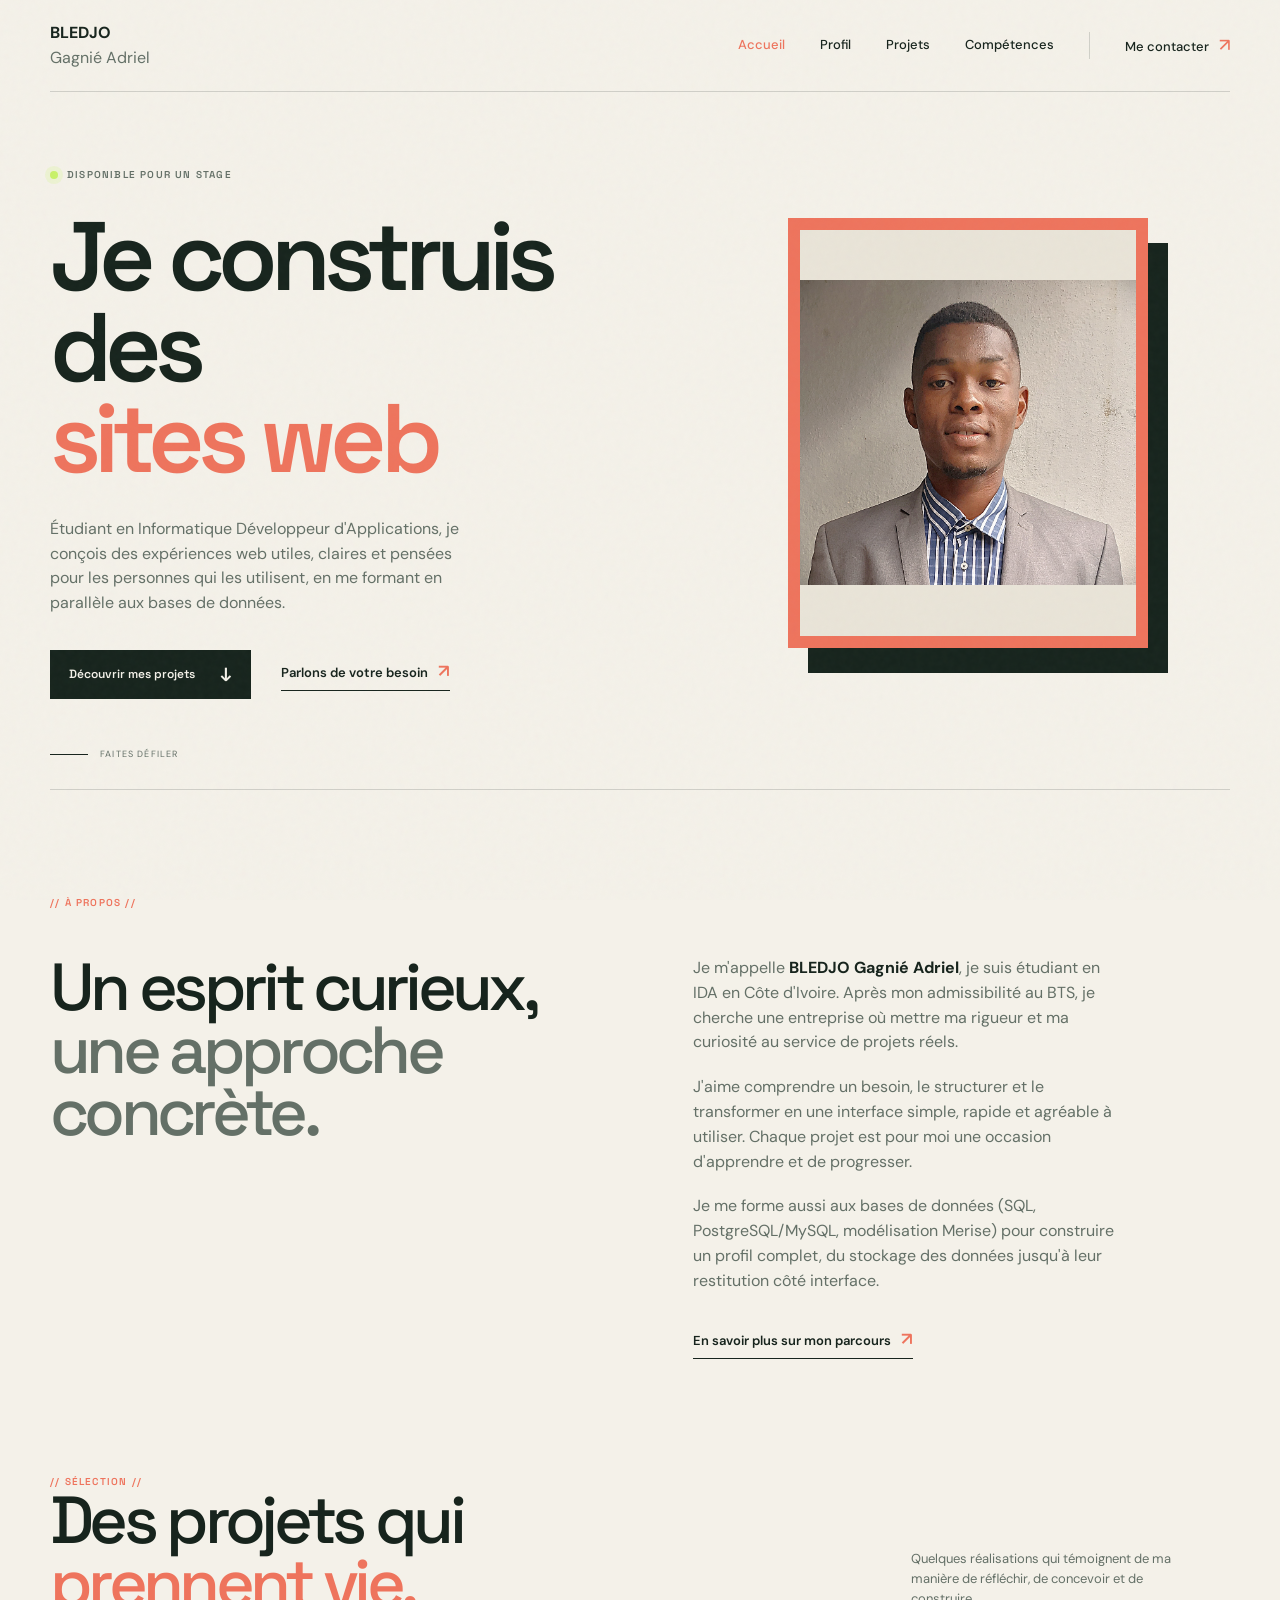
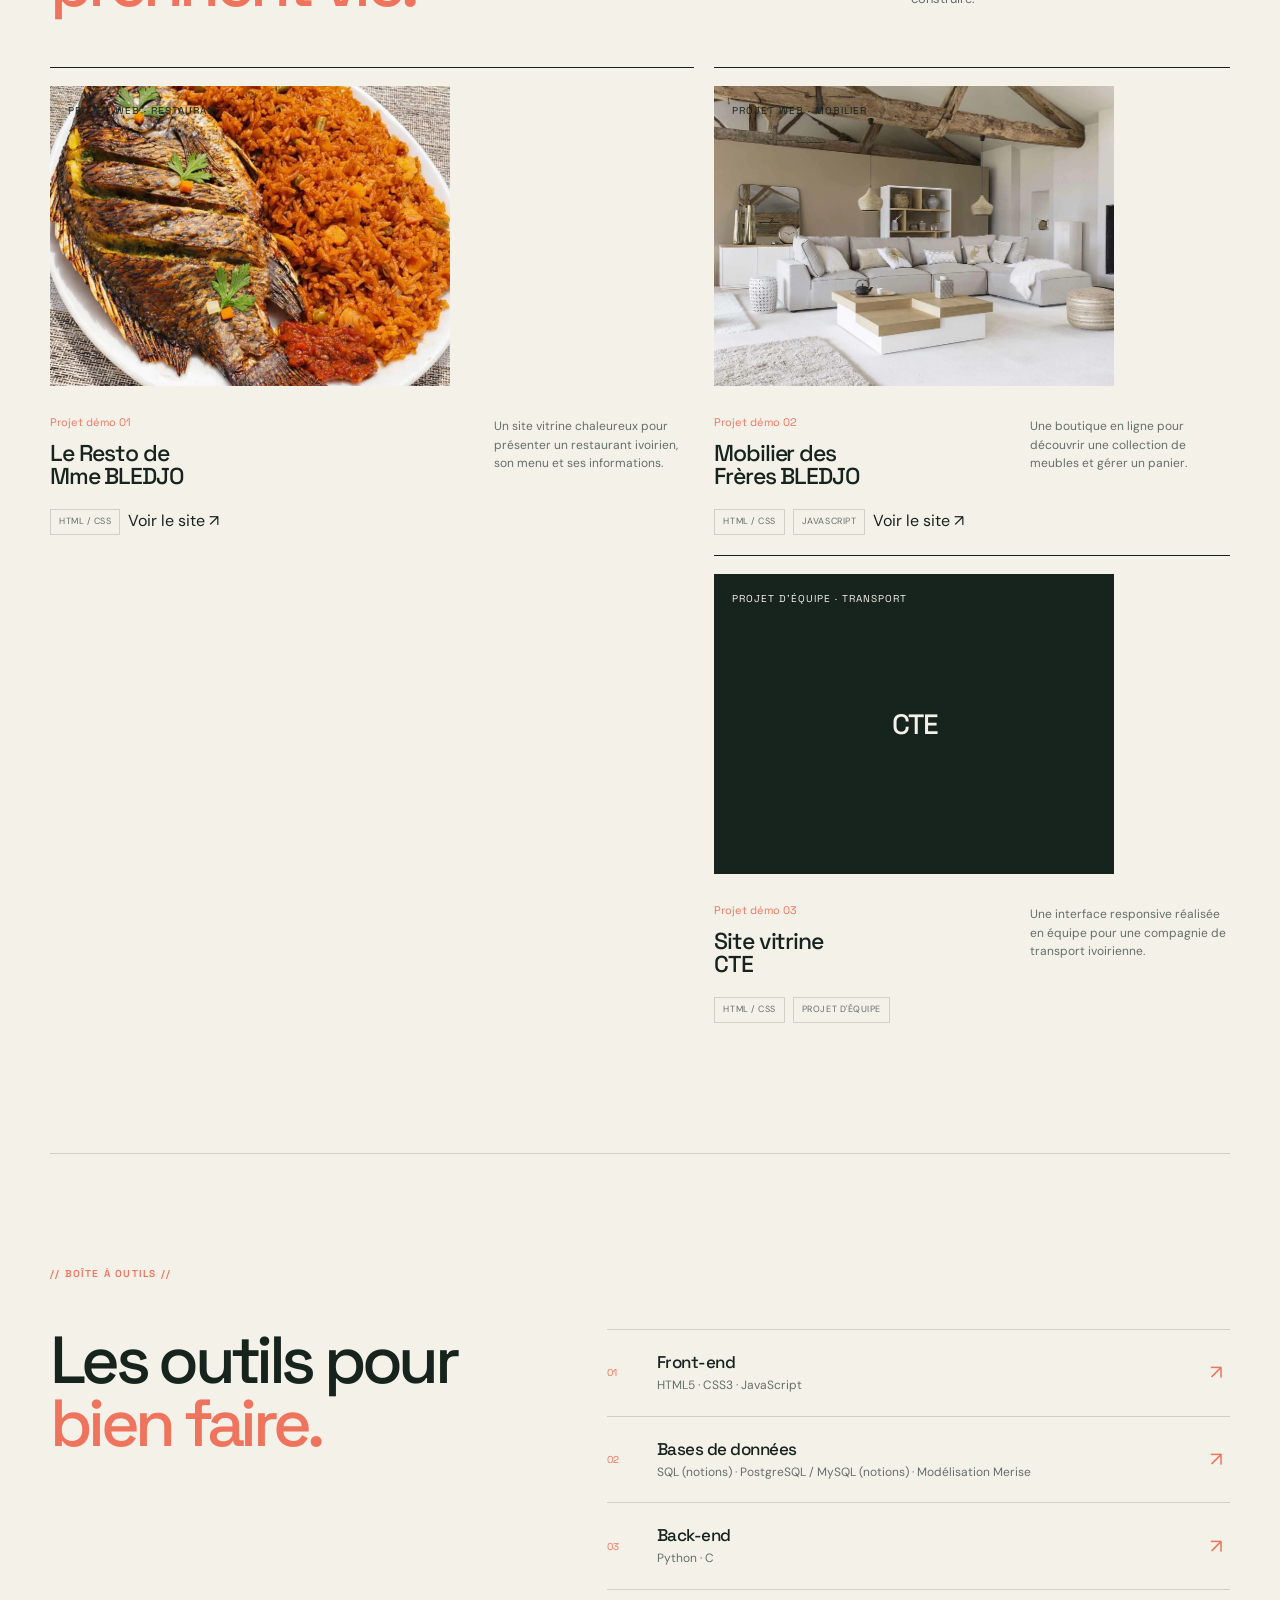
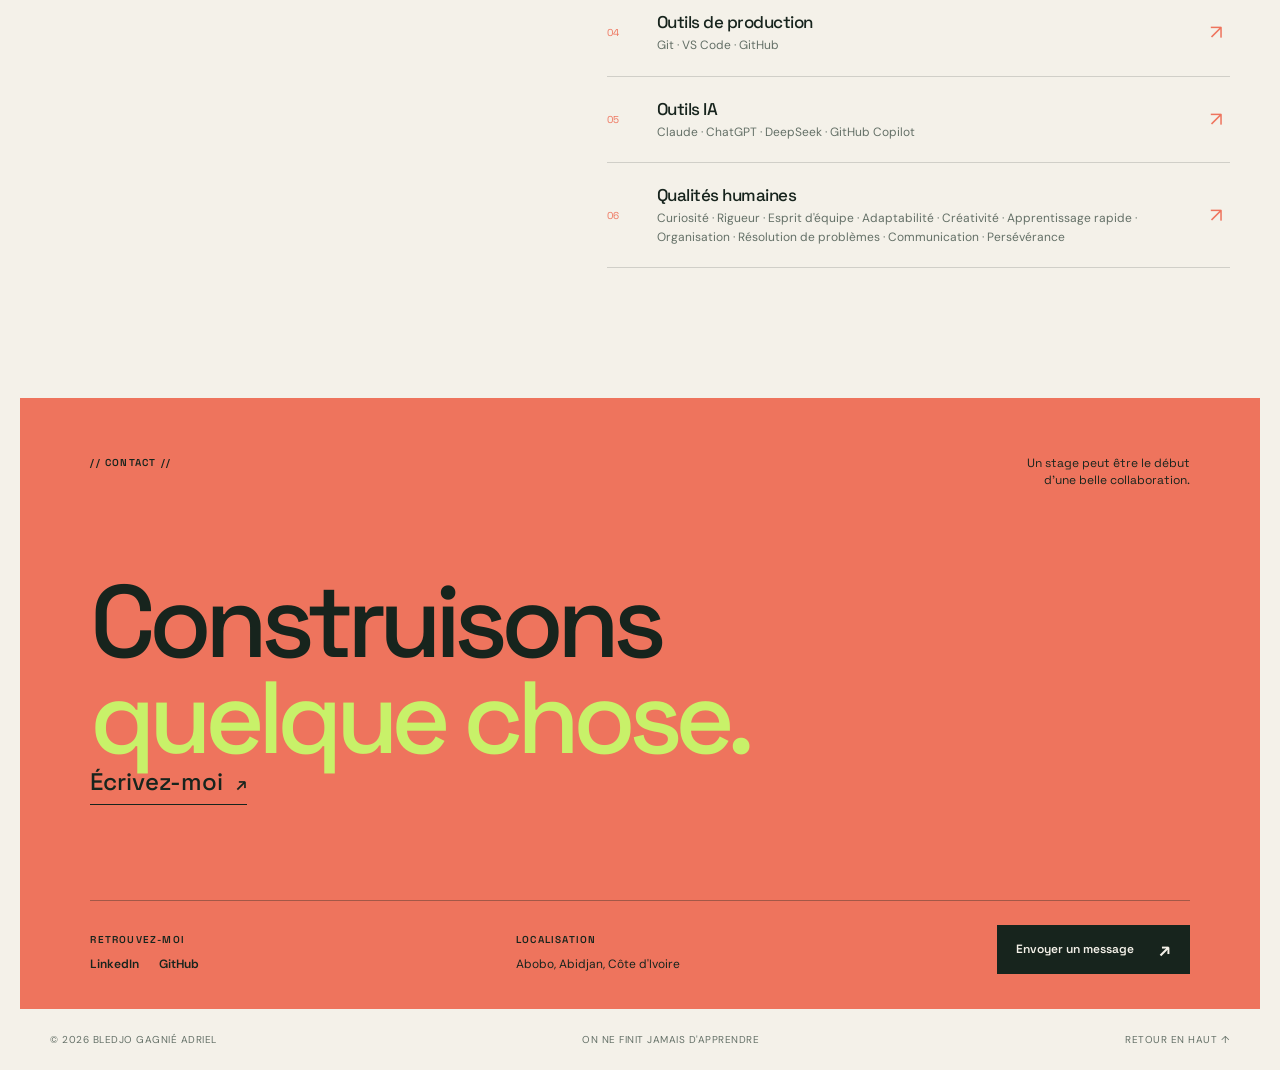
<file: index.html>
<!doctype html>
<html lang="fr">

<head>
    <meta charset="UTF-8">
    <meta name="viewport" content="width=device-width, initial-scale=1.0">
    <meta name="description"
        content="Portfolio de BLEDJO Gagnié Adriel, étudiant en Informatique Développeur d'Applications et admissible au BTS en Côte d'Ivoire.">
    <title>BLEDJO Gagnié Adriel — Développeur web Front-End & Bases de données</title>
    <link rel="preconnect" href="https://fonts.googleapis.com">
    <link rel="preconnect" href="https://fonts.gstatic.com" crossorigin>
    <link
        href="https://fonts.googleapis.com/css2?family=DM+Sans:wght@400;500;700&family=Space+Grotesk:wght@400;500;600;700&display=swap"
        rel="stylesheet">
    <link rel="stylesheet" href="styles.css">
</head>

<body>
    <div class="noise" aria-hidden="true"></div>
    <!-- En-tete et navigation principale -->
    <header class="site-header" id="top">
        <a class="brand" href="index.html" aria-label="Retour à l'accueil">
            <span class="brand-text"><strong>BLEDJO</strong>
                <br>Gagnié Adriel</span>
        </a>
        <input class="menu-check" type="checkbox" id="menu-check">
        <label class="menu-toggle" for="menu-check" aria-label="Ouvrir le menu"><span></span><span></span></label>
        <nav class="nav-links" aria-label="Navigation principale">
            <a class="is-current" href="index.html">Accueil</a>
            <a href="profil.html">Profil</a>
            <a href="projets.html">Projets</a>
            <a href="competences.html">Compétences</a>
            <a class="nav-contact" href="contact.html">Me contacter <span>↗</span></a>
        </nav>
    </header>

    <main>
        <!-- Presentation principale et photo de profil -->
        <section class="hero section-shell" id="accueil">
            <div class="hero-copy">
                <p class="eyebrow"><span class="status-dot"></span> Disponible pour un stage</p>
                <h1>Je construis des<br><em>sites web</em></h1>
                <p class="hero-intro">Étudiant en Informatique Développeur d'Applications, je conçois des expériences
                    web utiles, claires et pensées pour les personnes qui les utilisent, en me formant en parallèle aux
                    bases de données.</p>
                <div class="hero-actions">
                    <a class="button button-primary" href="projets.html">Découvrir mes projets <span>↓</span></a>
                    <a class="text-link" href="contact.html">Parlons de votre besoin <span>↗</span></a>
                </div>
            </div>
            <div class="hero-visual">
                <img class="profile-photo" src="photo-profil/profil.jpg" alt="Portrait de BLEDJO Gagnié Adriel">
            </div>
            <div class="scroll-cue"><span></span> Faites défiler</div>
        </section>

        <!-- Resume du profil -->
        <section class="intro-band section-shell" id="profil">
            <div class="section-kicker">// À propos //</div>
            <div class="intro-content">
                <h2>Un esprit curieux,<br><span>une approche concrète.</span></h2>
                <div class="intro-text">
                    <p>Je m'appelle <strong>BLEDJO Gagnié Adriel</strong>, je suis étudiant en IDA en Côte d'Ivoire.
                        Après mon admissibilité au BTS, je cherche une entreprise où mettre ma rigueur et ma curiosité
                        au service de projets réels.</p>
                    <p>J'aime comprendre un besoin, le structurer et le transformer en une interface simple, rapide et
                        agréable à utiliser. Chaque projet est pour moi une occasion d'apprendre et de progresser.</p>
                    <p>Je me forme aussi aux bases de données (SQL, PostgreSQL/MySQL, modélisation Merise) pour
                        construire un profil complet, du stockage des données jusqu'à leur restitution côté
                        interface.</p>
                    <a class="arrow-link" href="profil.html">En savoir plus sur mon parcours <span>↗</span></a>
                </div>
            </div>
        </section>

        <!-- Projets mis en avant -->
        <section class="projects section-shell" id="projets">
            <div class="section-heading">
                <div>
                    <div class="section-kicker">// Sélection //</div>
                    <h2>Des projets qui<br><em>prennent vie.</em></h2>
                </div>
                <p>Quelques réalisations qui témoignent de ma manière de réfléchir, de concevoir et de construire.</p>
            </div>
            <div class="project-grid">
                <article class="project-card project-card-main">
                    <div class="project-image project-photo"><span class="image-tag">Projet web · Restaurant</span><img
                            src="projets/demo-resto/images-demo-resto/Poisson braisé & riz gras.jpeg"
                            alt="Poisson braisé et riz gras du site Le Resto de Mme BLEDJO"></div>
                    <div class="project-info">
                        <div><span class="project-number">Projet démo 01</span>
                            <h3>Le Resto de<br>Mme BLEDJO</h3>
                        </div>
                        <p>Un site vitrine chaleureux pour présenter un restaurant ivoirien, son menu et ses
                            informations.</p>
                    </div>
                    <div class="project-tags"><span>HTML / CSS</span><a href="projets/demo-resto/index.html"
                            target="_blank" rel="noopener">Voir le site
                            ↗</a></div>
                </article>
                <article class="project-card">
                    <div class="project-image project-photo"><span class="image-tag">Projet web · Mobilier</span><img
                            src="projets/demo-meubles/images-demo-meubles/Salon de maison.webp"
                            alt="Mobilier présenté sur le site Mobilier des Frères BLEDJO"></div>
                    <div class="project-info">
                        <div><span class="project-number">Projet démo 02</span>
                            <h3>Mobilier des<br>Frères BLEDJO</h3>
                        </div>
                        <p>Une boutique en ligne pour découvrir une collection de meubles et gérer un panier.</p>
                    </div>
                    <div class="project-tags"><span>HTML / CSS</span><span>JavaScript</span><a
                            href="projets/demo-meubles/index.html" target="_blank" rel="noopener">Voir le site ↗</a>
                    </div>
                </article>
                <article class="project-card">
                    <div class="project-image" style="background:var(--ink);display:flex;align-items:center;justify-content:center;">
                        <span class="image-tag" style="color:var(--paper);">Projet d'équipe · Transport</span>
                        <span style="color:var(--paper);font:500 28px var(--display);letter-spacing:-.05em;">CTE</span>
                    </div>
                    <div class="project-info">
                        <div><span class="project-number">Projet démo 03</span>
                            <h3>Site vitrine<br>CTE</h3>
                        </div>
                        <p>Une interface responsive réalisée en équipe pour une compagnie de transport ivoirienne.</p>
                    </div>
                    <div class="project-tags"><span>HTML / CSS</span><span>Projet d'équipe</span></div>
                </article>
            </div>
        </section>

        <!-- Competences techniques et qualites -->
        <section class="skills section-shell" id="competences">
            <div class="section-kicker">// Boîte à outils //</div>
            <div class="skills-layout">
                <h2>Les outils pour<br><em>bien faire.</em></h2>
                <div class="skills-list">
                    <div class="skill-row"><span class="skill-index">01</span>
                        <div>
                            <h3>Front-end</h3>
                            <p>HTML5 · CSS3 · JavaScript</p>
                        </div><span class="skill-arrow">↗</span>
                    </div>
                    <div class="skill-row"><span class="skill-index">02</span>
                        <div>
                            <h3>Bases de données</h3>
                            <p>SQL (notions) · PostgreSQL / MySQL (notions) · Modélisation Merise</p>
                        </div><span class="skill-arrow">↗</span>
                    </div>
                    <div class="skill-row"><span class="skill-index">03</span>
                        <div>
                            <h3>Back-end</h3>
                            <p>Python · C</p>
                        </div><span class="skill-arrow">↗</span>
                    </div>
                    <div class="skill-row"><span class="skill-index">04</span>
                        <div>
                            <h3>Outils de production</h3>
                            <p>Git · VS Code · GitHub</p>
                        </div><span class="skill-arrow">↗</span>
                    </div>
                    <div class="skill-row"><span class="skill-index">05</span>
                        <div>
                            <h3>Outils IA</h3>
                            <p>Claude · ChatGPT · DeepSeek · GitHub Copilot</p>
                        </div><span class="skill-arrow">↗</span>
                    </div>
                    <div class="skill-row"><span class="skill-index">06</span>
                        <div>
                            <h3>Qualités humaines</h3>
                            <p>Curiosité · Rigueur · Esprit d'équipe · Adaptabilité · Créativité · Apprentissage rapide
                                · Organisation · Résolution de problèmes · Communication · Persévérance</p>
                        </div><span class="skill-arrow">↗</span>
                    </div>
                </div>
            </div>
        </section>

        <!-- Appel à la prise de contact -->
        <section class="contact section-shell" id="contact">
            <div class="contact-top">
                <div class="section-kicker">// Contact //</div><span class="contact-note">Un stage peut être le
                    début<br>d'une belle collaboration.</span>
            </div>
            <div class="contact-main">
                <h2>Construisons<br><em>quelque chose.</em></h2><a class="email-link" href="contact.html">Écrivez-moi
                    <span>↗</span></a>
            </div>
            <div class="contact-bottom">
                <div><span class="mini-label">Retrouvez-moi</span>
                    <div class="socials"><a href="https://www.linkedin.com/in/adrielbledjo" target="_blank"
                            rel="noopener noreferrer">LinkedIn</a><a href="https://github.com/AdrielBLEDJO-cmyk"
                            target="_blank" rel="noopener noreferrer">GitHub</a></div>
                </div>
                <div><span class="mini-label">Localisation</span>
                    <p>Abobo, Abidjan, Côte d'Ivoire</p>
                </div><a class="button button-light" href="mailto:bledjog@gmail.com">Envoyer un message
                    <span>↗</span></a>
            </div>
        </section>
    </main>

    <footer class="site-footer section-shell"><span>© 2026 BLEDJO Gagnié Adriel</span><span>On ne finit jamais
            d'apprendre</span><a href="#top">Retour en haut ↑</a></footer>
</body>

</html>
</file>
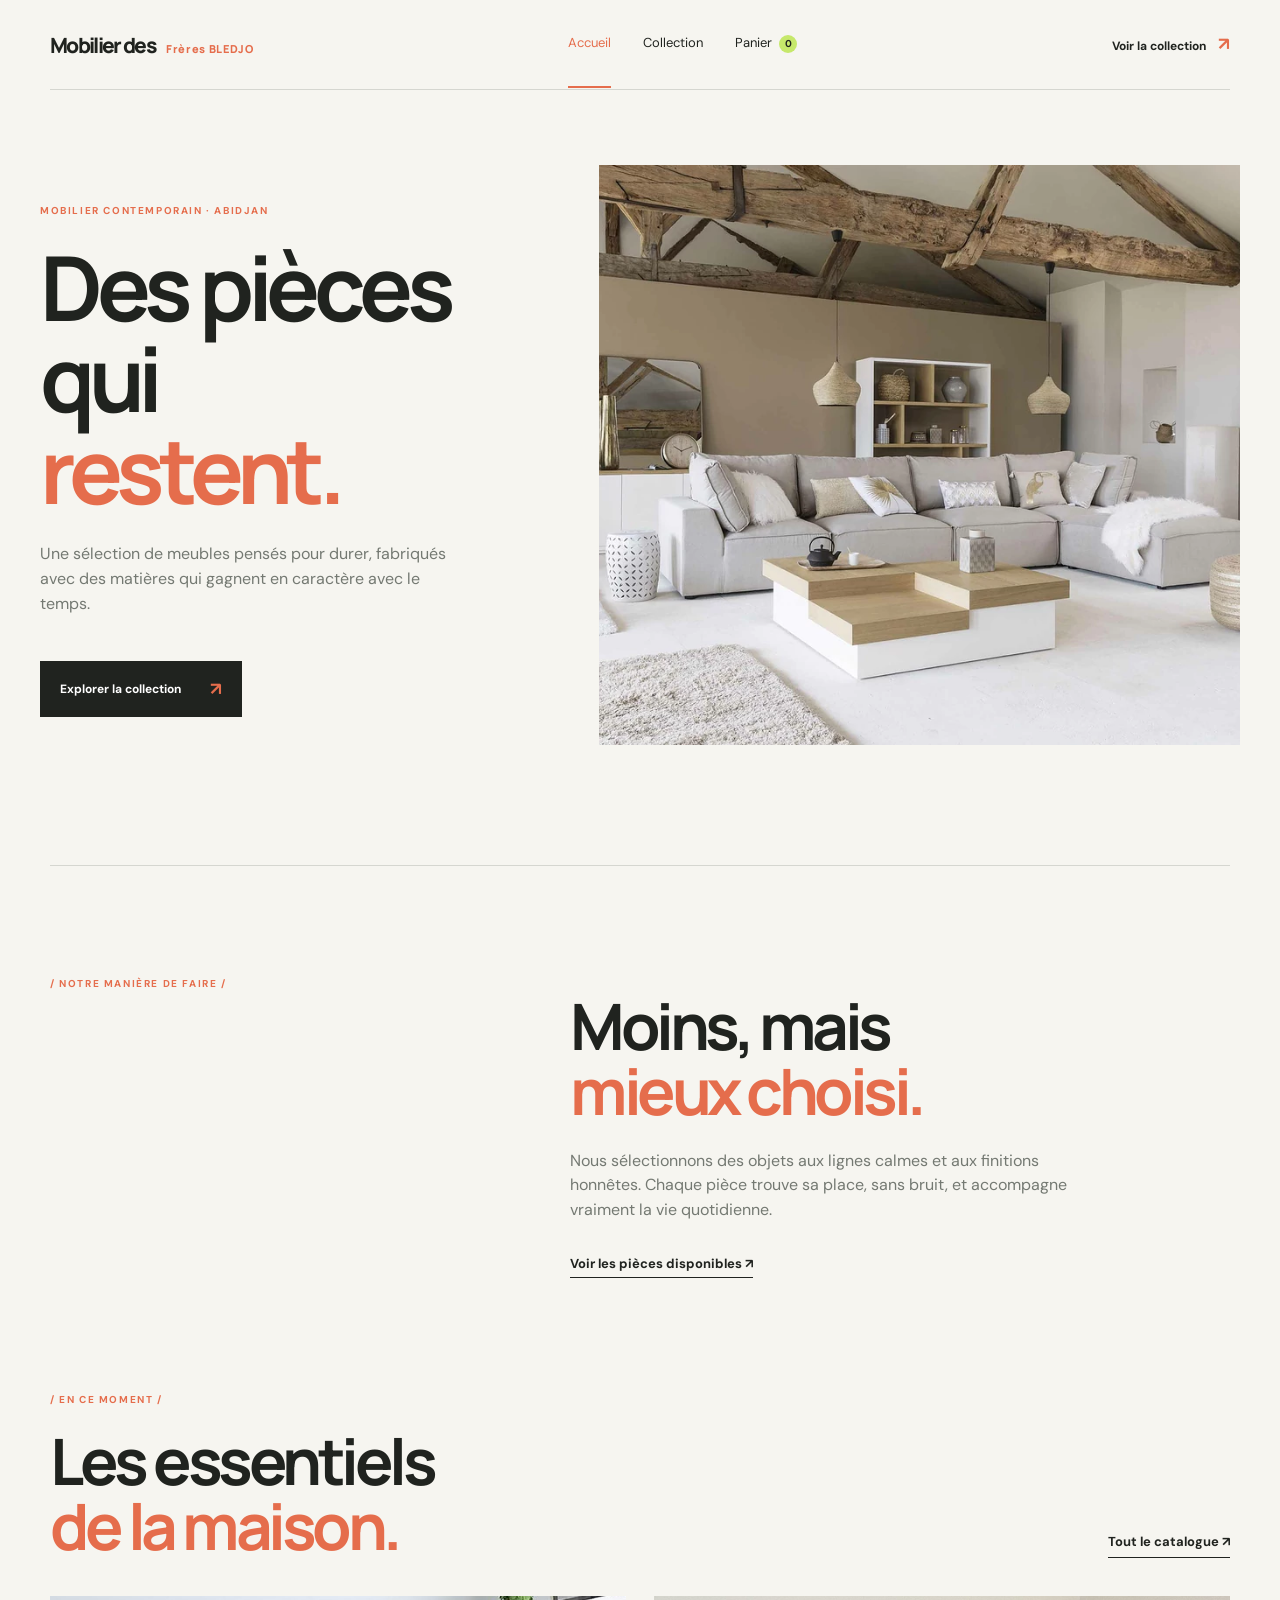
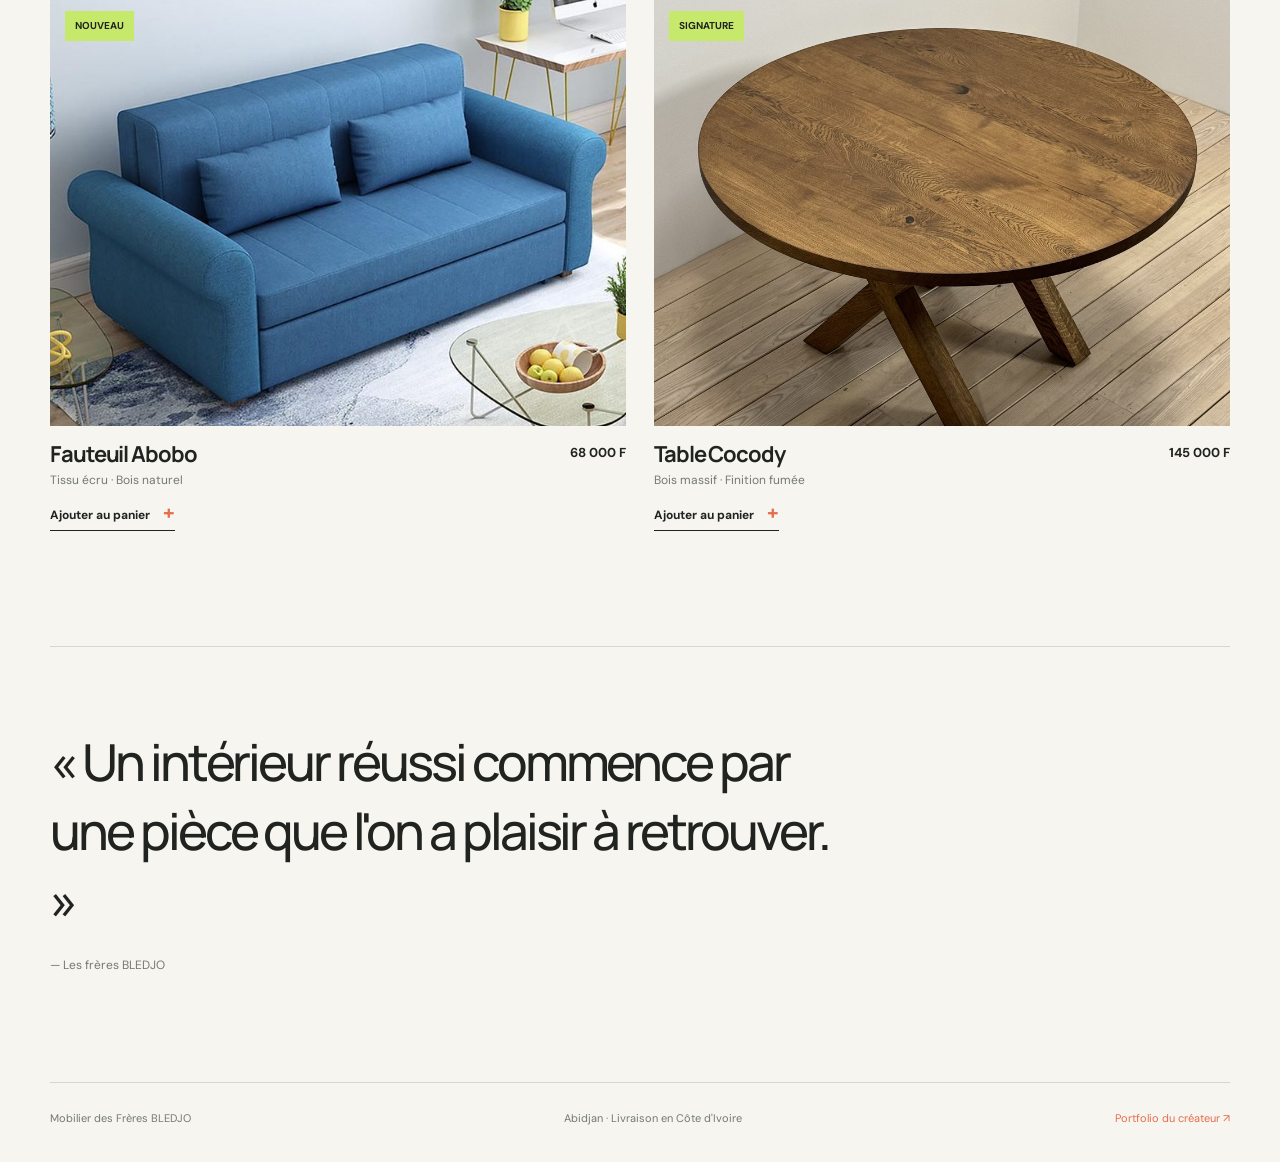
<file: projets/demo-meubles/index.html>
<!doctype html>
<html lang="fr">

<head>
    <meta charset="UTF-8">
    <meta name="viewport" content="width=device-width, initial-scale=1.0">
    <meta name="description" content="Mobilier des Frères BLEDJO, meubles contemporains pour des intérieurs vivants.">
    <title>Mobilier des Frères BLEDJO</title>
    <link rel="preconnect" href="https://fonts.googleapis.com">
    <link rel="preconnect" href="https://fonts.gstatic.com" crossorigin>
    <link
        href="https://fonts.googleapis.com/css2?family=DM+Sans:wght@400;500;700&family=Manrope:wght@400;500;700;800&display=swap"
        rel="stylesheet">
    <link rel="stylesheet" href="style.css">
</head>

<body>
    <!-- En-tete et navigation de la boutique -->
    <header class="site-header"><a class="logo" href="index.html">Mobilier des <span>Frères BLEDJO</span></a>
        <nav aria-label="Navigation principale"><a class="active" href="index.html">Accueil</a><a
                href="collection.html">Collection</a><a href="panier.html">Panier <b class="cart-count">0</b></a></nav>
        <a class="header-link" href="collection.html">Voir la collection <span>↗</span></a>
    </header>
    <main>
        <!-- Presentation de la boutique et produit mis en avant -->
        <section class="hero">
            <div class="hero-copy">
                <p class="eyebrow">Mobilier contemporain · Abidjan</p>
                <h1>Des pièces qui<br><em>restent.</em></h1>
                <p>Une sélection de meubles pensés pour durer, fabriqués avec des matières qui gagnent en caractère avec
                    le temps.</p><a class="button button-dark" href="collection.html">Explorer la collection
                    <span>↗</span></a>
            </div>
            <div class="hero-image"><img src="images-demo-meubles/Salon de maison.webp" alt="salon de maison">
            </div>
        </section>
        <!-- Valeurs et selection de produits -->
        <section class="manifesto shell"><span class="section-label">/ Notre manière de faire /</span>
            <div>
                <h2>Moins, mais<br><em>mieux choisi.</em></h2>
                <p>Nous sélectionnons des objets aux lignes calmes et aux finitions honnêtes. Chaque pièce trouve sa
                    place, sans bruit, et accompagne vraiment la vie quotidienne.</p><a class="under-link"
                    href="collection.html">Voir les pièces disponibles ↗</a>
            </div>
        </section>
        <section class="featured shell">
            <div class="section-heading">
                <div><span class="section-label">/ En ce moment /</span>
                    <h2>Les essentiels<br><em>de la maison.</em></h2>
                </div><a class="under-link" href="collection.html">Tout le catalogue ↗</a>
            </div>
            <div class="product-grid">
                <article class="product-card"><a href="collection.html">
                        <div class="product-image"><img src="images-demo-meubles/Fauteuil Abobo.jpg"
                                alt="Fauteuil Abobo"><span class="product-badge">Nouveau</span></div>
                        <div class="product-meta">
                            <div>
                                <h3>Fauteuil Abobo</h3>
                                <p>Tissu écru · Bois naturel</p>
                            </div><strong>68 000 F</strong>
                        </div>
                    </a><button class="add-button" data-product="Fauteuil Abobo" data-price="68000">Ajouter au panier
                        <span>+</span></button></article>
                <article class="product-card"><a href="collection.html">
                        <div class="product-image"><img src="images-demo-meubles/Table Cocody.jpg"
                                alt="Table Cocody"><span class="product-badge">Signature</span></div>
                        <div class="product-meta">
                            <div>
                                <h3>Table Cocody</h3>
                                <p>Bois massif · Finition fumée</p>
                            </div><strong>145 000 F</strong>
                        </div>
                    </a><button class="add-button" data-product="Table Cocody" data-price="145000">Ajouter au panier
                        <span>+</span></button></article>
            </div>
        </section>
        <!-- Citation de marque -->
        <section class="quote shell">
            <p>« Un intérieur réussi commence par une pièce que l'on a plaisir à retrouver. »</p><span>— Les frères
                BLEDJO</span>
        </section>
    </main>
    <footer class="footer shell"><span>Mobilier des Frères BLEDJO</span><span>Abidjan · Livraison en Côte
            d'Ivoire</span><a href="../../index.html">Portfolio du créateur ↗</a></footer>
    <script src="script.js"></script>
</body>

</html>
</file>
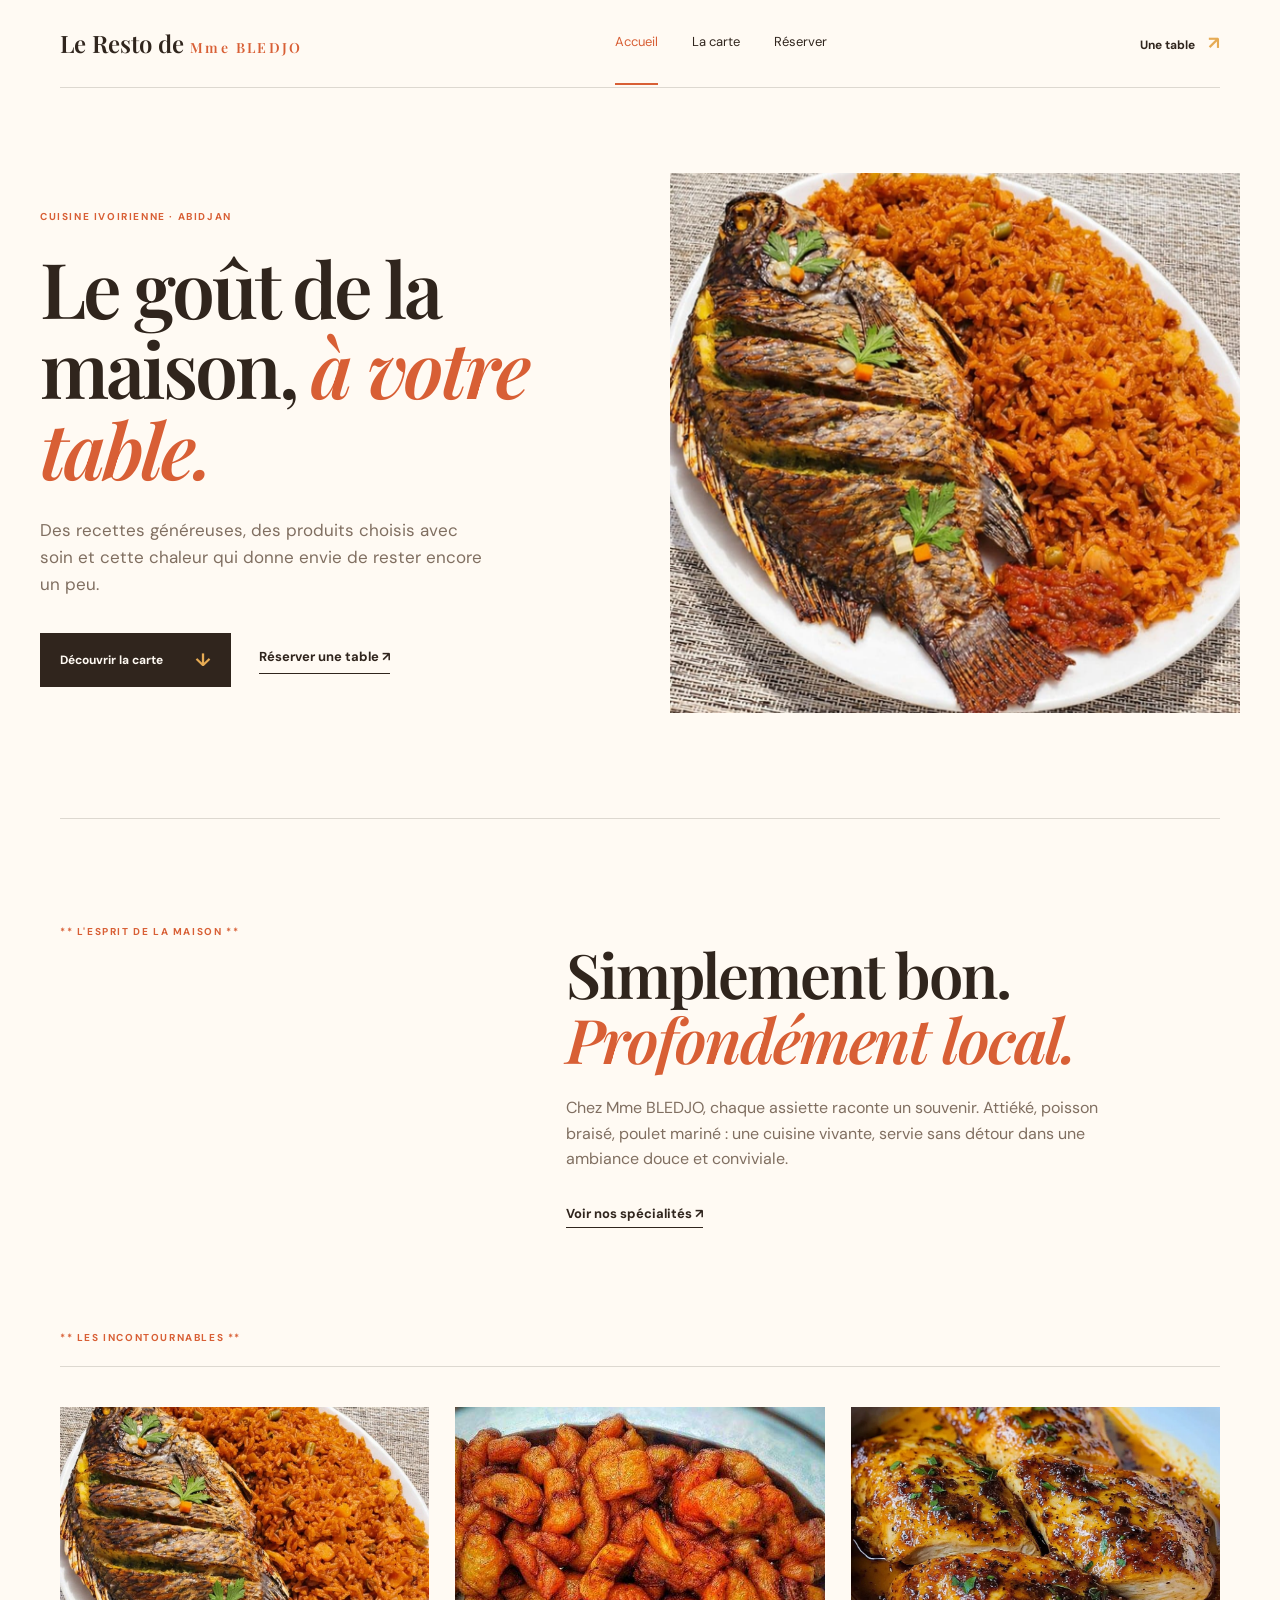
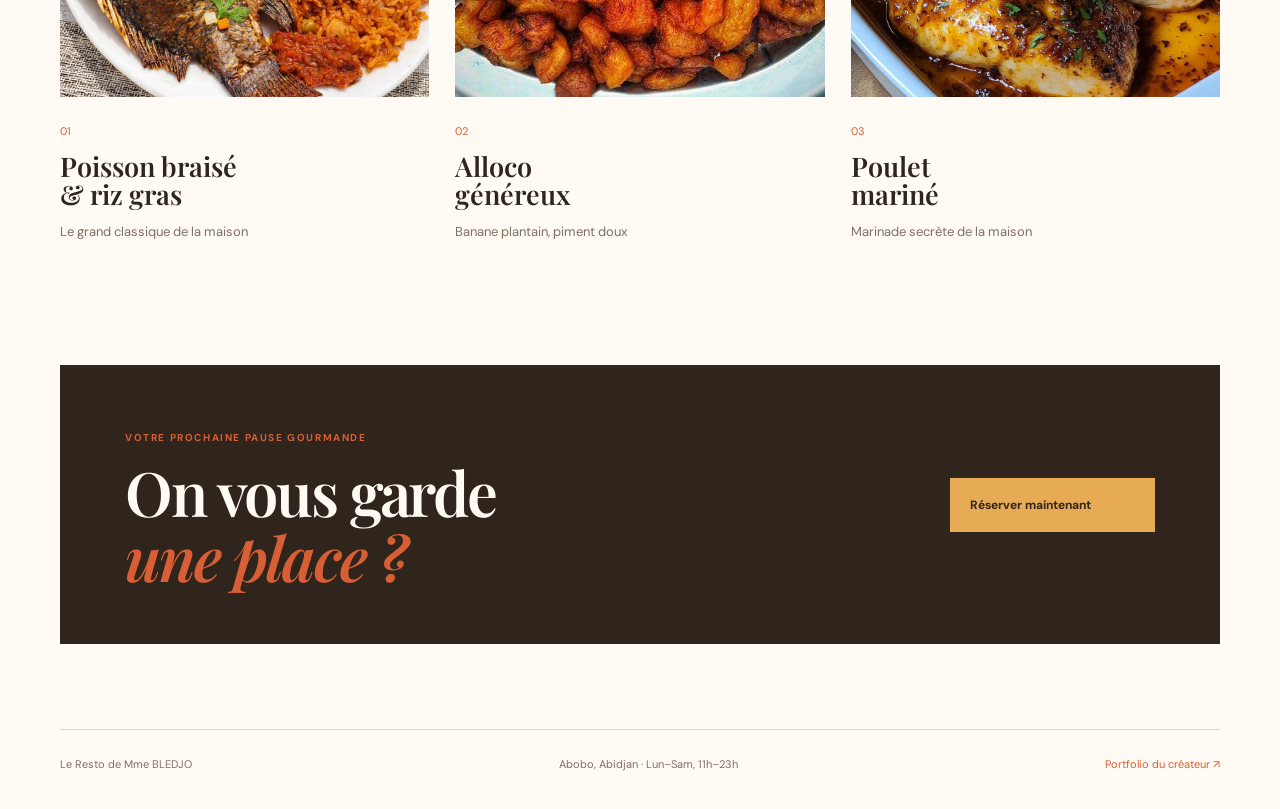
<file: projets/demo-resto/index.html>
<!doctype html>
<html lang="fr">

<head>
    <meta charset="UTF-8">
    <meta name="viewport" content="width=device-width, initial-scale=1.0">
    <meta name="description" content="Le Resto de Mme BLEDJO, cuisine ivoirienne généreuse à Abidjan.">
    <title>Le Resto de Mme BLEDJO | Cuisine ivoirienne</title>
    <link rel="preconnect" href="https://fonts.googleapis.com">
    <link rel="preconnect" href="https://fonts.gstatic.com" crossorigin>
    <link
        href="https://fonts.googleapis.com/css2?family=DM+Sans:wght@400;500;700&family=Playfair+Display:wght@600;700&display=swap"
        rel="stylesheet">
    <link rel="stylesheet" href="style.css">
</head>

<body>
    <!-- En-tete et navigation du restaurant -->
    <header class="site-header">
        <a class="logo" href="index.html">Le Resto de <span>Mme BLEDJO</span></a>
        <nav aria-label="Navigation principale">
            <a class="active" href="index.html">Accueil</a>
            <a href="carte.html">La carte</a>
            <a href="reservation.html">Réserver</a>
        </nav>
        <a class="header-cta" href="reservation.html">Une table <span>↗</span></a>
    </header>
    <main>
        <!-- Presentation du restaurant -->
        <section class="hero">
            <div class="hero-copy">
                <p class="eyebrow">Cuisine ivoirienne · Abidjan</p>
                <h1>Le goût de la maison, <em>à votre table.</em></h1>
                <p>Des recettes généreuses, des produits choisis avec soin et cette chaleur qui donne envie de rester
                    encore un peu.</p>
                <div class="actions"><a class="button button-dark" href="carte.html">Découvrir la carte
                        <span>↓</span></a><a class="under-link" href="reservation.html">Réserver une table ↗</a></div>
            </div>
            <div class="hero-image"><img src="images-demo-resto/Poisson braisé &amp; riz gras.jpeg"
                    alt="Table généreuse avec plusieurs plats à partager"></div>
        </section>
        <!-- Histoire et specialites de la maison -->
        <section class="welcome shell">
            <div class="section-label">** L'esprit de la maison **</div>
            <div>
                <h2>Simplement bon.<br><em>Profondément local.</em></h2>
                <p>Chez Mme BLEDJO, chaque assiette raconte un souvenir. Attiéké, poisson braisé, poulet mariné : une
                    cuisine vivante, servie sans détour dans une ambiance douce et conviviale.</p><a class="under-link"
                    href="carte.html">Voir nos spécialités ↗</a>
            </div>
        </section>
        <section class="signature shell">
            <div class="section-label">** Les incontournables **</div>
            <div class="dish-grid">
                <article><img src="images-demo-resto/Poisson braisé &amp; riz gras.jpeg"
                        alt="Poisson braisé &amp; riz gras"><span>01</span>
                    <h3>Poisson braisé<br>&amp; riz gras</h3>
                    <p>Le grand classique de la maison</p>
                </article>
                <article><img src="images-demo-resto/Alloco généreux.jpg" alt="Alloco généreux"><span>02</span>
                    <h3>Alloco<br>généreux</h3>
                    <p>Banane plantain, piment doux</p>
                </article>
                <article><img src="images-demo-resto/Poulet mariné.webp" alt="Poulet mariné"><span>03</span>
                    <h3>Poulet<br>mariné</h3>
                    <p>Marinade secrète de la maison</p>
                </article>
            </div>
        </section>
        <!-- Appel a la reservation -->
        <section class="booking shell">
            <div>
                <p class="eyebrow">Votre prochaine pause gourmande</p>
                <h2>On vous garde<br><em>une place ?</em></h2>
            </div><a class="button button-light" href="reservation.html">Réserver maintenant <span>↗</span></a>
        </section>
    </main>
    <footer class="footer shell"><span>Le Resto de Mme BLEDJO</span><span>Abobo, Abidjan · Lun–Sam, 11h–23h</span><a
            href="../../index.html">Portfolio du créateur ↗</a></footer>
</body>

</html>
</file>
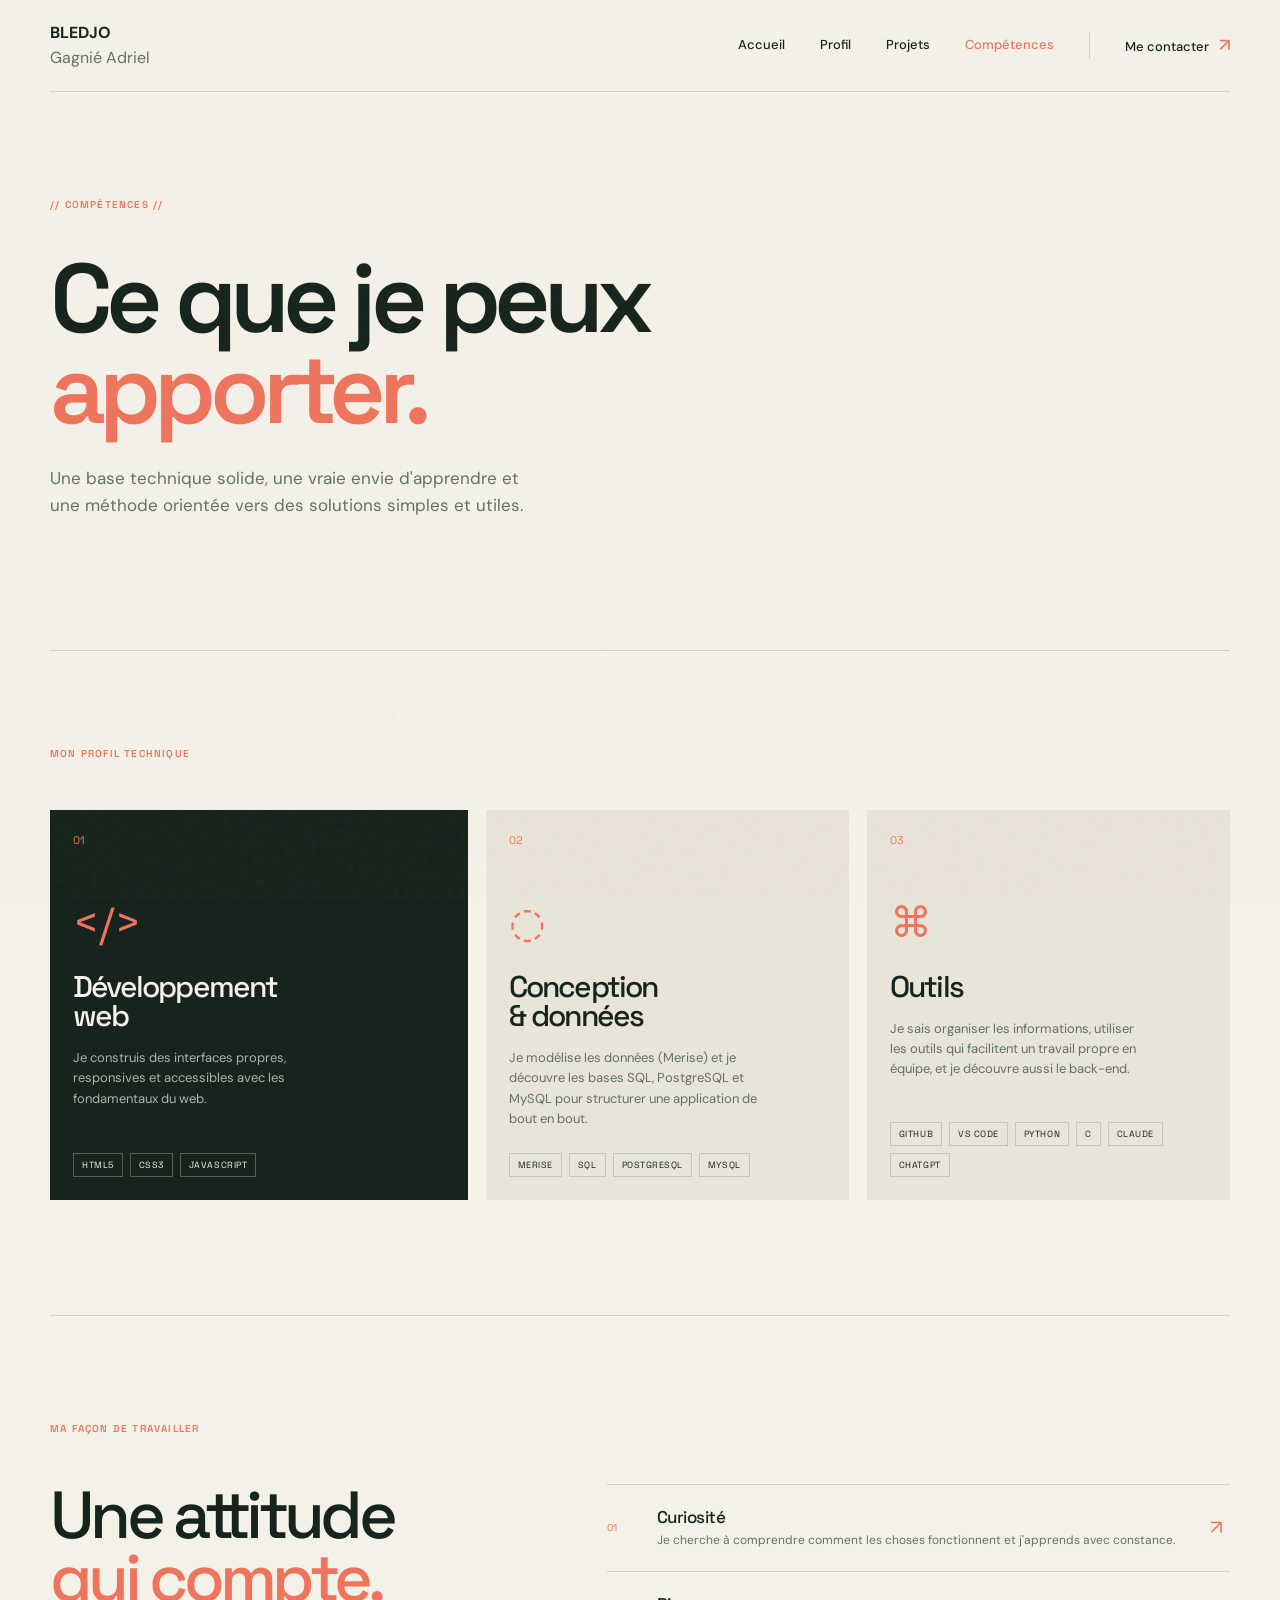
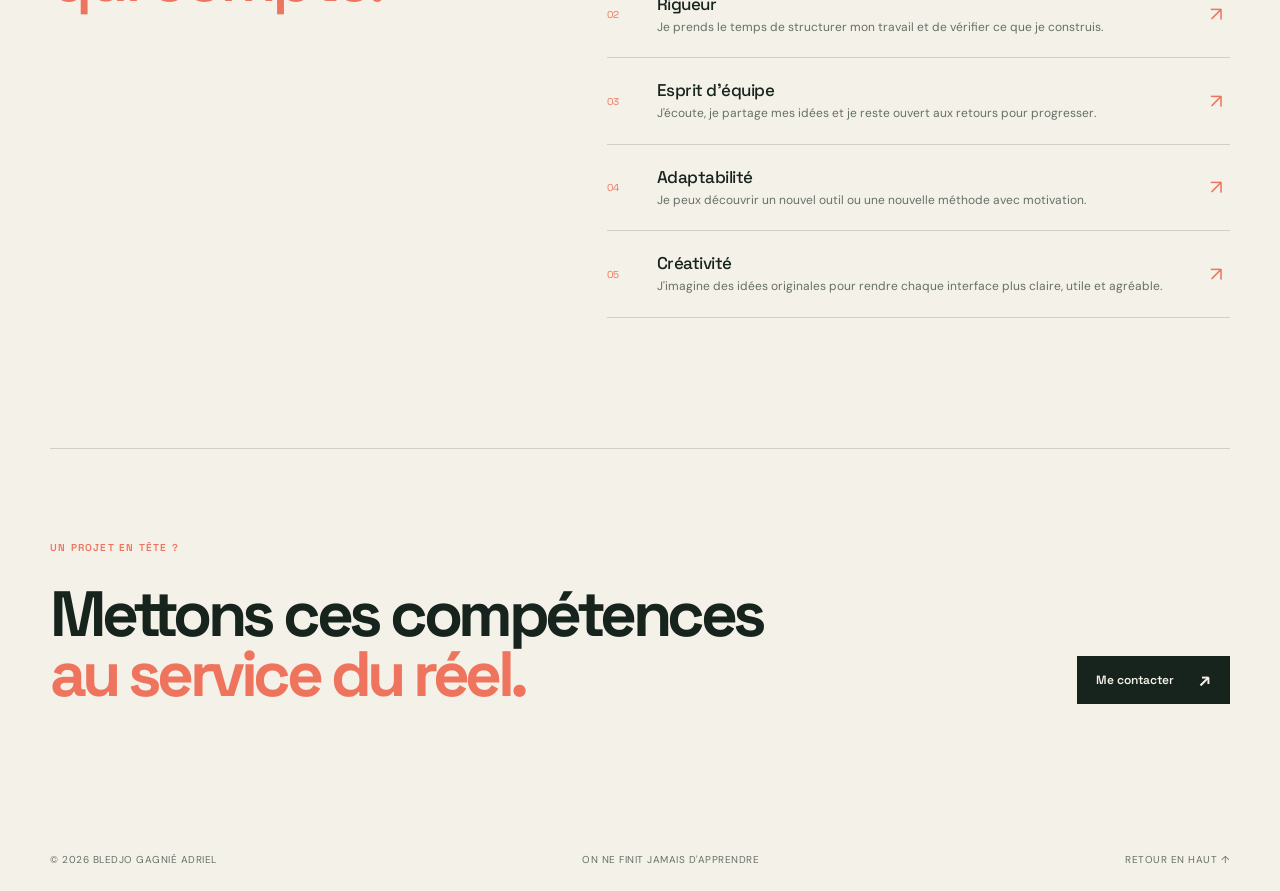
<file: competences.html>
<!doctype html>
<html lang="fr">

<head>
    <meta charset="UTF-8">
    <meta name="viewport" content="width=device-width, initial-scale=1.0">
    <meta name="description" content="Compétences techniques et qualités professionnelles de BLEDJO Gagnié Adriel.">
    <title>Compétences — BLEDJO Gagnié Adriel</title>
    <link rel="preconnect" href="https://fonts.googleapis.com">
    <link rel="preconnect" href="https://fonts.gstatic.com" crossorigin>
    <link
        href="https://fonts.googleapis.com/css2?family=DM+Sans:wght@400;500;700&family=Space+Grotesk:wght@400;500;600;700&display=swap"
        rel="stylesheet">
    <link rel="stylesheet" href="styles.css">
</head>

<body>
    <div class="noise" aria-hidden="true"></div>
    <!-- En-tete et navigation principale -->
    <header class="site-header" id="top">
        <a class="brand" href="index.html" aria-label="Retour à l'accueil"><span class="brand-text"><strong>BLEDJO
                </strong>
                <br>Gagnié Adriel</span></a>
        <input class="menu-check" type="checkbox" id="menu-check"><label class="menu-toggle" for="menu-check"
            aria-label="Ouvrir le menu"><span></span><span></span></label>
        <nav class="nav-links" aria-label="Navigation principale">
            <a href="index.html">Accueil</a><a href="profil.html">Profil</a><a href="projets.html">Projets</a><a
                class="is-current" href="competences.html">Compétences</a><a class="nav-contact" href="contact.html">Me
                contacter <span>↗</span></a>
        </nav>
    </header>
    <main>
        <!-- Introduction de la page competences -->
        <section class="page-hero section-shell">
            <div class="section-kicker">// Compétences //</div>
            <h1>Ce que je peux<br><em>apporter.</em></h1>
            <p>Une base technique solide, une vraie envie d'apprendre et une méthode orientée vers des solutions simples
                et utiles.</p>
        </section>
        <!-- Competences techniques -->
        <section class="competence-overview section-shell">
            <div class="section-kicker">Mon profil technique</div>
            <div class="competence-grid">
                <article class="competence-card competence-card-featured"><span class="competence-number">01</span>
                    <div class="competence-icon">&lt;/&gt;</div>
                    <h2>Développement<br>web</h2>
                    <p>Je construis des interfaces propres, responsives et accessibles avec les fondamentaux du web.</p>
                    <div class="technology-list"><span>HTML5</span><span>CSS3</span><span>JavaScript</span></div>
                </article>
                <article class="competence-card"><span class="competence-number">02</span>
                    <div class="competence-icon">◌</div>
                    <h2>Conception<br>& données</h2>
                    <p>Je modélise les données (Merise) et je découvre les bases SQL, PostgreSQL et MySQL pour
                        structurer une application de bout en bout.</p>
                    <div class="technology-list"><span>Merise</span><span>SQL</span><span>PostgreSQL</span><span>MySQL</span>
                    </div>
                </article>
                <article class="competence-card"><span class="competence-number">03</span>
                    <div class="competence-icon">⌘</div>
                    <h2>Outils</h2>
                    <p>Je sais organiser les informations, utiliser les outils qui facilitent un travail propre en
                        équipe, et je découvre aussi le back-end.</p>
                    <div class="technology-list"><span>GitHub</span><span>VS Code</span><span>Python</span><span>C</span><span>Claude</span><span>ChatGPT</span>
                    </div>
                </article>
            </div>
        </section>
        <!-- Qualites et methodes de travail -->
        <section class="skills soft-skills section-shell">
            <div class="section-kicker">Ma façon de travailler</div>
            <div class="skills-layout">
                <h2>Une attitude<br><em>qui compte.</em></h2>
                <div class="skills-list">
                    <div class="skill-row"><span class="skill-index">01</span>
                        <div>
                            <h3>Curiosité</h3>
                            <p>Je cherche à comprendre comment les choses fonctionnent et j'apprends avec constance.</p>
                        </div><span class="skill-arrow">↗</span>
                    </div>
                    <div class="skill-row"><span class="skill-index">02</span>
                        <div>
                            <h3>Rigueur</h3>
                            <p>Je prends le temps de structurer mon travail et de vérifier ce que je construis.</p>
                        </div><span class="skill-arrow">↗</span>
                    </div>
                    <div class="skill-row"><span class="skill-index">03</span>
                        <div>
                            <h3>Esprit d'équipe</h3>
                            <p>J'écoute, je partage mes idées et je reste ouvert aux retours pour progresser.</p>
                        </div><span class="skill-arrow">↗</span>
                    </div>
                    <div class="skill-row"><span class="skill-index">04</span>
                        <div>
                            <h3>Adaptabilité</h3>
                            <p>Je peux découvrir un nouvel outil ou une nouvelle méthode avec motivation.</p>
                        </div><span class="skill-arrow">↗</span>
                    </div>
                    <div class="skill-row"><span class="skill-index">05</span>
                        <div>
                            <h3>Créativité</h3>
                            <p>J'imagine des idées originales pour rendre chaque interface plus claire, utile et
                                agréable.</p>
                        </div><span class="skill-arrow">↗</span>
                    </div>
                </div>
            </div>
        </section>
        <!-- Invitation a me contacter -->
        <section class="skills-cta section-shell">
            <div><span class="section-kicker">Un projet en tête ?</span>
                <h2>Mettons ces compétences<br><em>au service du réel.</em></h2>
            </div><a class="button button-primary" href="contact.html">Me contacter <span>↗</span></a>
        </section>
    </main>
    <footer class="site-footer section-shell"><span>© 2026 Bledjo Gagnié Adriel</span><span>On ne finit jamais
            d'apprendre</span><a href="#top">Retour en haut ↑</a></footer>
</body>

</html>
</file>
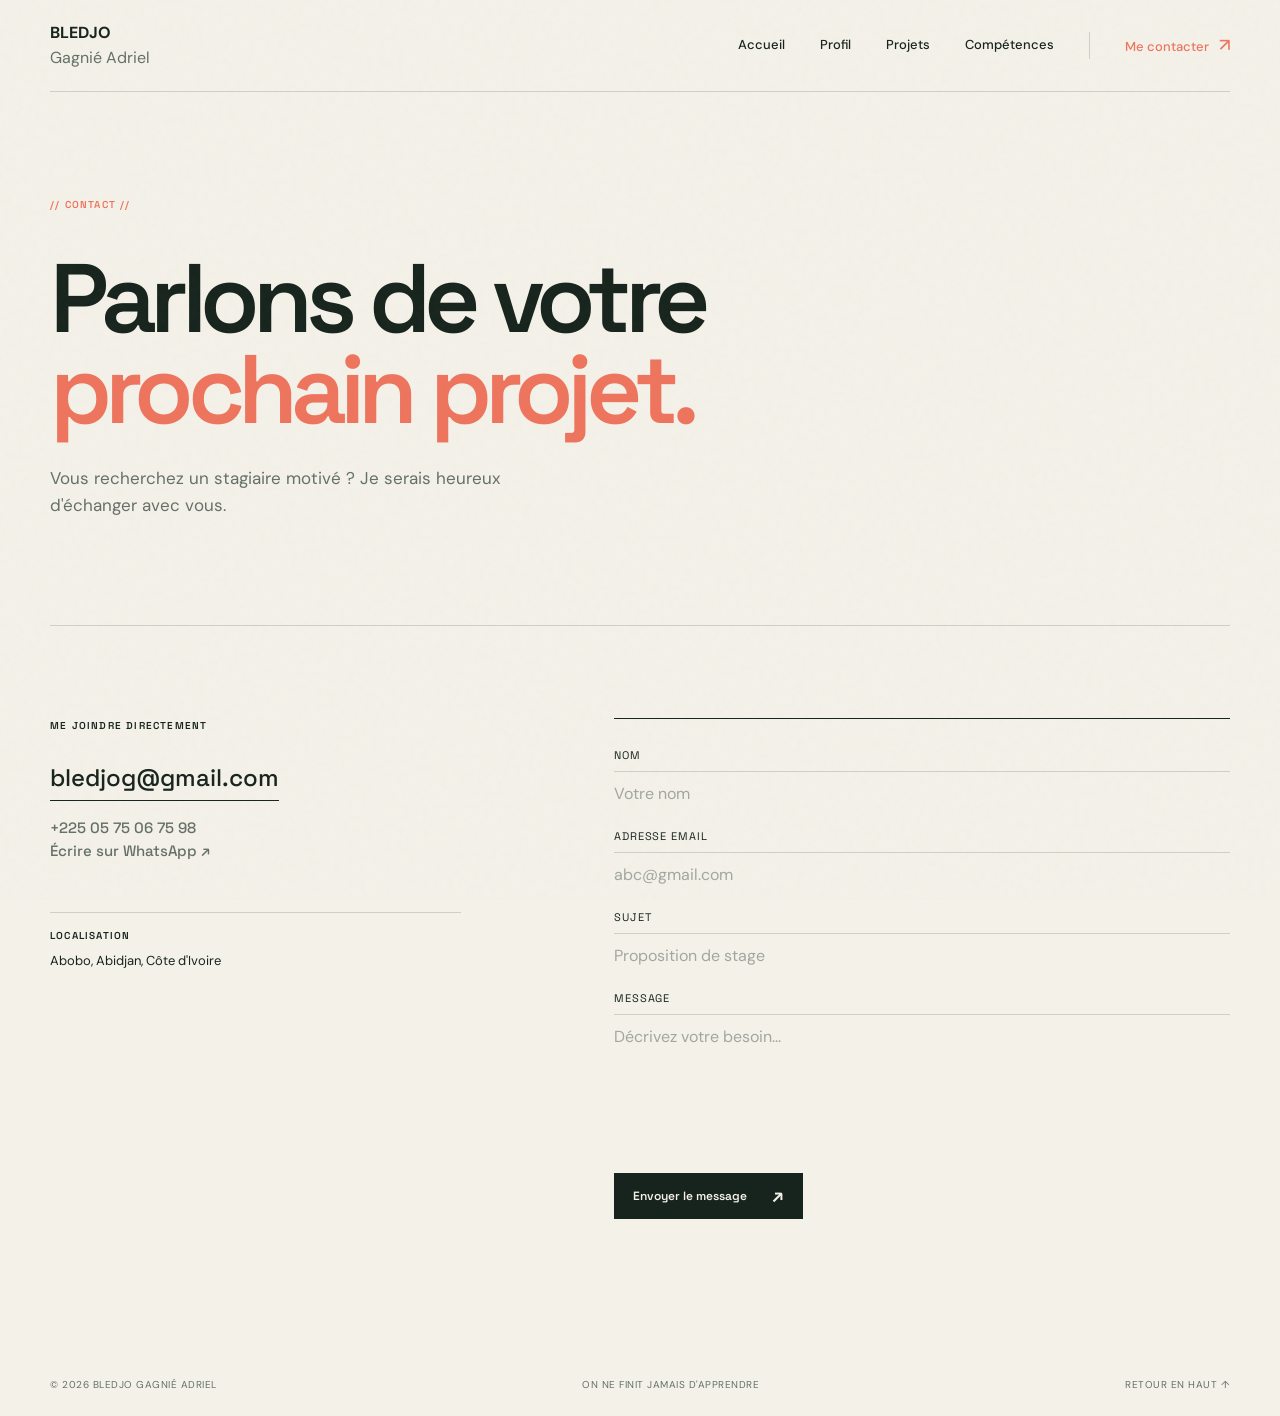
<file: contact.html>
<!doctype html>
<html lang="fr">

<head>
    <meta charset="UTF-8">
    <meta name="viewport" content="width=device-width, initial-scale=1.0">
    <meta name="description" content="Contacter BLEDJO Gagnié Adriel pour une opportunité de stage.">
    <title>Contact — BLEDJO Gagnié Adriel</title>
    <link rel="preconnect" href="https://fonts.googleapis.com">
    <link rel="preconnect" href="https://fonts.gstatic.com" crossorigin>
    <link
        href="https://fonts.googleapis.com/css2?family=DM+Sans:wght@400;500;700&family=Space+Grotesk:wght@400;500;600;700&display=swap"
        rel="stylesheet">
    <link rel="stylesheet" href="styles.css">
</head>

<body>
    <div class="noise" aria-hidden="true"></div>
    <!-- En-tete et navigation principale -->
    <header class="site-header" id="top"><a class="brand" href="index.html" aria-label="Retour à l'accueil"><span
                class="brand-text"><strong> BLEDJO </strong>
                <br>Gagnié Adriel</span></a><input class="menu-check" type="checkbox" id="menu-check"><label
            class="menu-toggle" for="menu-check" aria-label="Ouvrir le menu"><span></span><span></span></label>
        <nav class="nav-links" aria-label="Navigation principale"><a href="index.html">Accueil</a><a
                href="profil.html">Profil</a><a href="projets.html">Projets</a><a
                href="competences.html">Compétences</a><a class="nav-contact is-current" href="contact.html">Me
                contacter <span>↗</span></a></nav>
    </header>
    <main>
        <!-- Introduction de la page contact -->
        <section class="page-hero section-shell contact-page-hero">
            <div class="section-kicker">// Contact //</div>
            <h1>Parlons de votre<br><em>prochain projet.</em></h1>
            <p>Vous recherchez un stagiaire motivé ? Je serais heureux d'échanger avec
                vous.</p>
        </section>
        <!-- Coordonnees et moyens de contact -->
        <section class="contact-layout section-shell">
            <div class="contact-details"><span class="mini-label">Me joindre directement</span>
                <a class="email-link" href="mailto:bledjog@gmail.com">bledjog@gmail.com</a>
                <a class="phone-link" href="tel:+2250575067598">+225 05 75 06 75 98</a>
                <a class="phone-link whatsapp-link" href="https://wa.me/2250575067598" target="_blank"
                    rel="noopener noreferrer">Écrire sur WhatsApp <span>↗</span></a>
                <div class="detail-block"><span class="mini-label">Localisation</span>
                    <p>Abobo, Abidjan, Côte d'Ivoire</p>
                </div>
            </div>
            <form class="contact-form" action="https://formsubmit.co/bledjog@gmail.com" method="post">
                <input type="hidden" name="_subject" value="Nouveau message depuis le portfolio">
                <label for="contact-name">Nom</label>
                <input id="contact-name" name="nom" type="text" placeholder="Votre nom" required>
                <label for="contact-email">Adresse email</label>
                <input id="contact-email" name="email" type="email" placeholder="abc@gmail.com" required>
                <label for="contact-subject">Sujet</label>
                <input id="contact-subject" name="sujet" type="text" placeholder="Proposition de stage" required>
                <label for="contact-message">Message</label>
                <textarea id="contact-message" name="message" placeholder="Décrivez votre besoin..." maxlength="500"
                    rows="6" required></textarea>
                <button class="button button-primary" type="submit">Envoyer le message <span>↗</span></button>
            </form>
        </section>
    </main>
    <footer class="site-footer section-shell"><span>© 2026 Bledjo Gagnié Adriel</span><span>on ne finit jamais
            d'apprendre</span><a href="#top">Retour en haut ↑</a></footer>
</body>

</html>
</file>
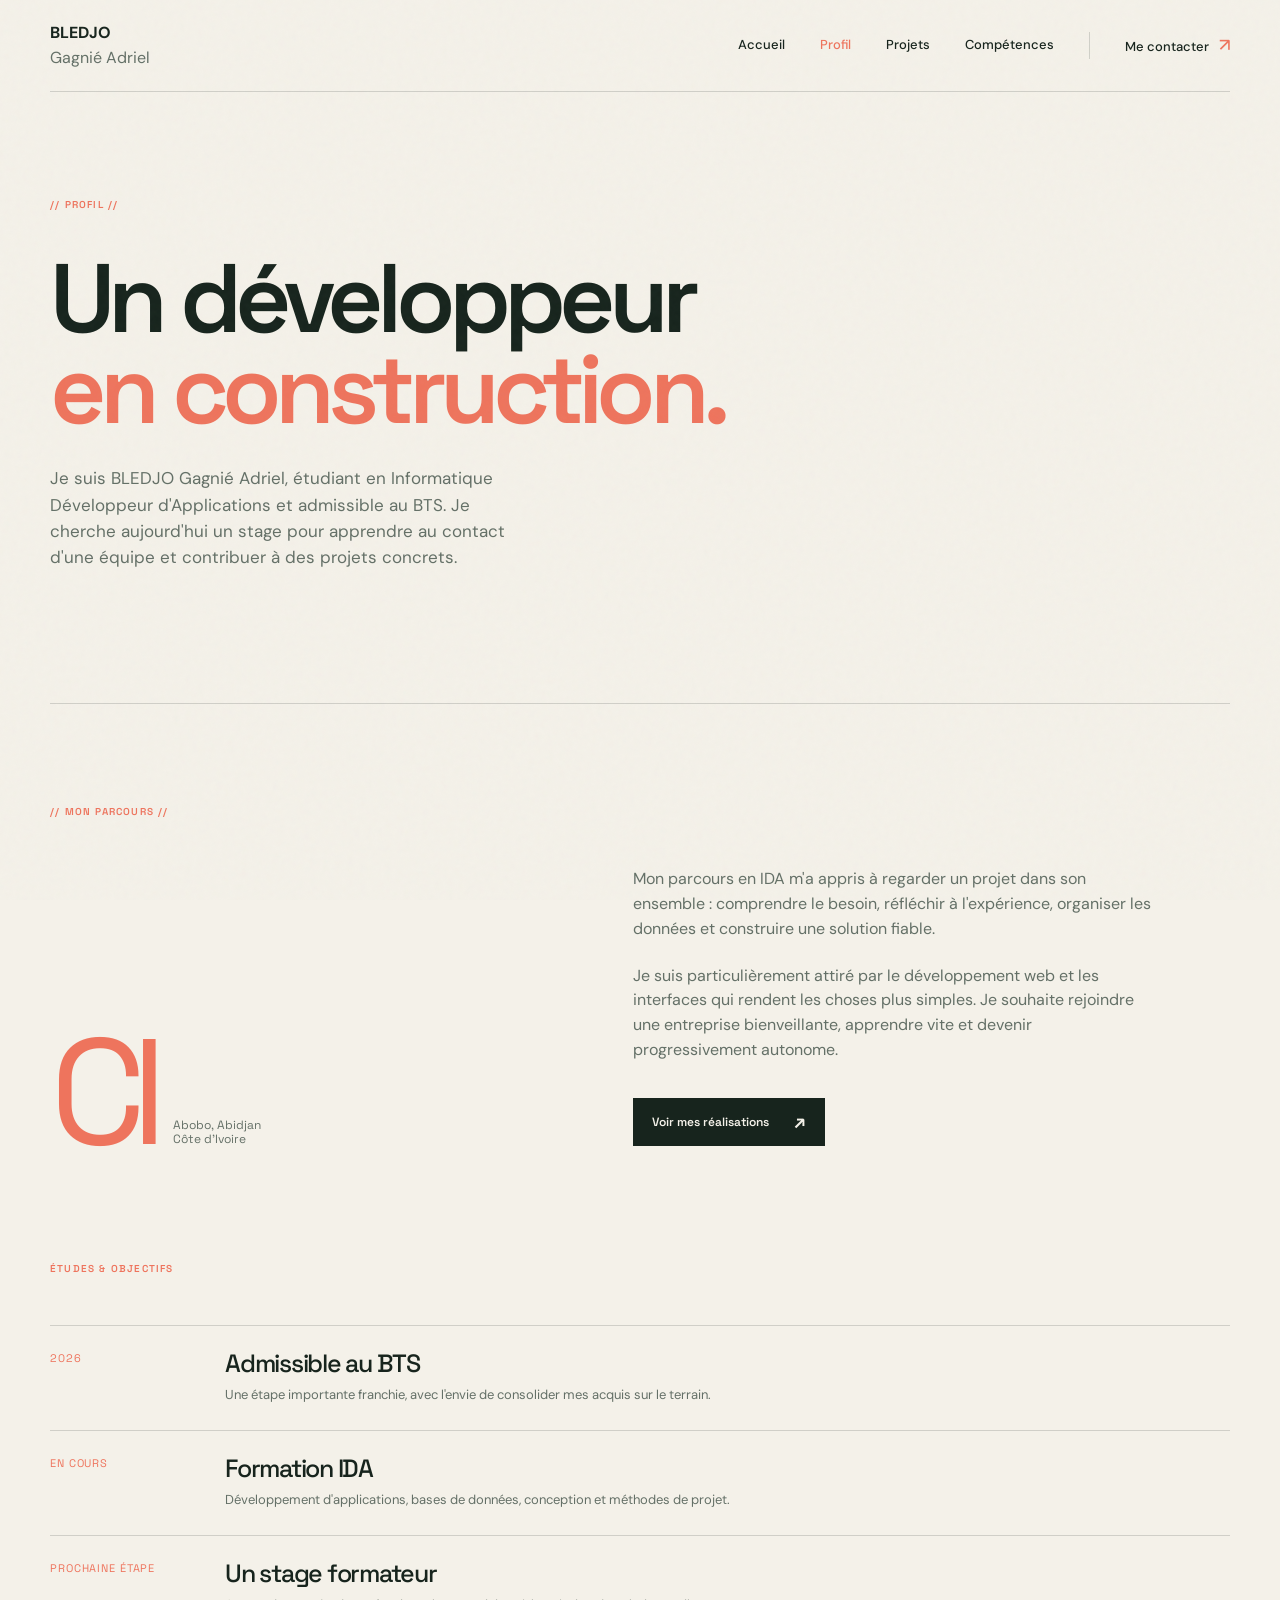
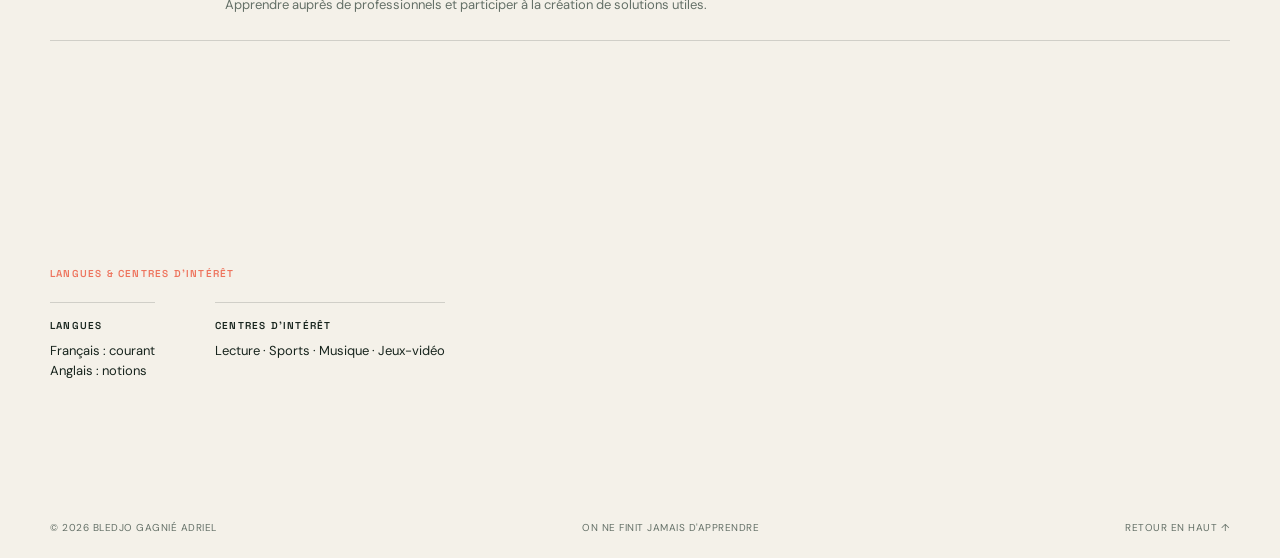
<file: profil.html>
<!doctype html>
<html lang="fr">

<head>
    <meta charset="UTF-8">
    <meta name="viewport" content="width=device-width, initial-scale=1.0">
    <meta name="description" content="Profil et compétences de BLEDJO Gagnié Adriel.">
    <title>Profil — BLEDJO Gagnié Adriel</title>
    <link rel="preconnect" href="https://fonts.googleapis.com">
    <link rel="preconnect" href="https://fonts.gstatic.com" crossorigin>
    <link
        href="https://fonts.googleapis.com/css2?family=DM+Sans:wght@400;500;700&family=Space+Grotesk:wght@400;500;600;700&display=swap"
        rel="stylesheet">
    <link rel="stylesheet" href="styles.css">
</head>

<body>
    <div class="noise" aria-hidden="true"></div>
    <!-- En-tete et navigation principale -->
    <header class="site-header" id="top"><a class="brand" href="index.html" aria-label="Retour à l'accueil"><span
                class="brand-text"><strong>BLEDJO</strong>
                <br>Gagnié Adriel</span></a><input class="menu-check" type="checkbox" id="menu-check"><label
            class="menu-toggle" for="menu-check" aria-label="Ouvrir le menu"><span></span><span></span></label>
        <nav class="nav-links" aria-label="Navigation principale"><a href="index.html">Accueil</a><a class="is-current"
                href="profil.html">Profil</a><a href="projets.html">Projets</a><a
                href="competences.html">Compétences</a><a class="nav-contact" href="contact.html">Me contacter
                <span>↗</span></a></nav>
    </header>
    <main>
        <!-- Introduction du profil -->
        <section class="page-hero section-shell">
            <div class="section-kicker">// Profil //</div>
            <h1>Un développeur<br><em>en construction.</em></h1>
            <p>Je suis BLEDJO Gagnié Adriel, étudiant en Informatique Développeur d'Applications et admissible au BTS.
                Je cherche aujourd'hui un stage pour apprendre au contact d'une équipe et contribuer à des projets
                concrets.</p>
        </section>
        <!-- Parcours et presentation personnelle -->
        <section class="profile-story section-shell">
            <div class="section-kicker">// Mon parcours //</div>
            <div class="story-grid">
                <div class="story-lead"><span class="big-number">CI</span><span>Abobo, Abidjan<br>Côte d'Ivoire</span>
                </div>
                <div class="story-copy">
                    <p>Mon parcours en IDA m'a appris à regarder un projet dans son ensemble : comprendre le besoin,
                        réfléchir à l'expérience, organiser les données et construire une solution fiable.</p>
                    <p>Je suis particulièrement attiré par le développement web et les interfaces qui rendent les choses
                        plus simples. Je souhaite rejoindre une entreprise bienveillante, apprendre vite et devenir
                        progressivement autonome.</p><a class="button button-primary" href="projets.html">Voir mes
                        réalisations <span>↗</span></a>
                </div>
            </div>
        </section>
        <!-- Etudes et objectifs -->
        <section class="timeline section-shell">
            <div class="section-kicker">Études & objectifs</div>
            <div class="timeline-list">
                <div class="timeline-item"><span>2026</span>
                    <div>
                        <h2>Admissible au BTS</h2>
                        <p>Une étape importante franchie, avec l'envie de consolider mes acquis sur le terrain.</p>
                    </div>
                </div>
                <div class="timeline-item"><span>En cours</span>
                    <div>
                        <h2>Formation IDA</h2>
                        <p>Développement d'applications, bases de données, conception et méthodes de projet.</p>
                    </div>
                </div>
                <div class="timeline-item"><span>Prochaine étape</span>
                    <div>
                        <h2>Un stage formateur</h2>
                        <p>Apprendre auprès de professionnels et participer à la création de solutions utiles.</p>
                    </div>
                </div>
            </div>
        </section>
        <!-- Langues et centres d'interet -->
        <section class="profile-story section-shell">
            <div class="section-kicker">Langues & centres d'intérêt</div>
            <div style="display:flex;gap:60px;flex-wrap:wrap;">
                <div class="detail-block"><span class="mini-label">Langues</span>
                    <p>Français : courant<br>Anglais : notions</p>
                </div>
                <div class="detail-block"><span class="mini-label">Centres d'intérêt</span>
                    <p>Lecture · Sports · Musique · Jeux-vidéo</p>
                </div>
            </div>
        </section>
    </main>
    <footer class="site-footer section-shell"><span>© 2026 BLEDJO Gagnié Adriel</span><span>On ne finit jamais
            d'apprendre</span><a href="#top">Retour en haut ↑</a></footer>
</body>

</html>
</file>
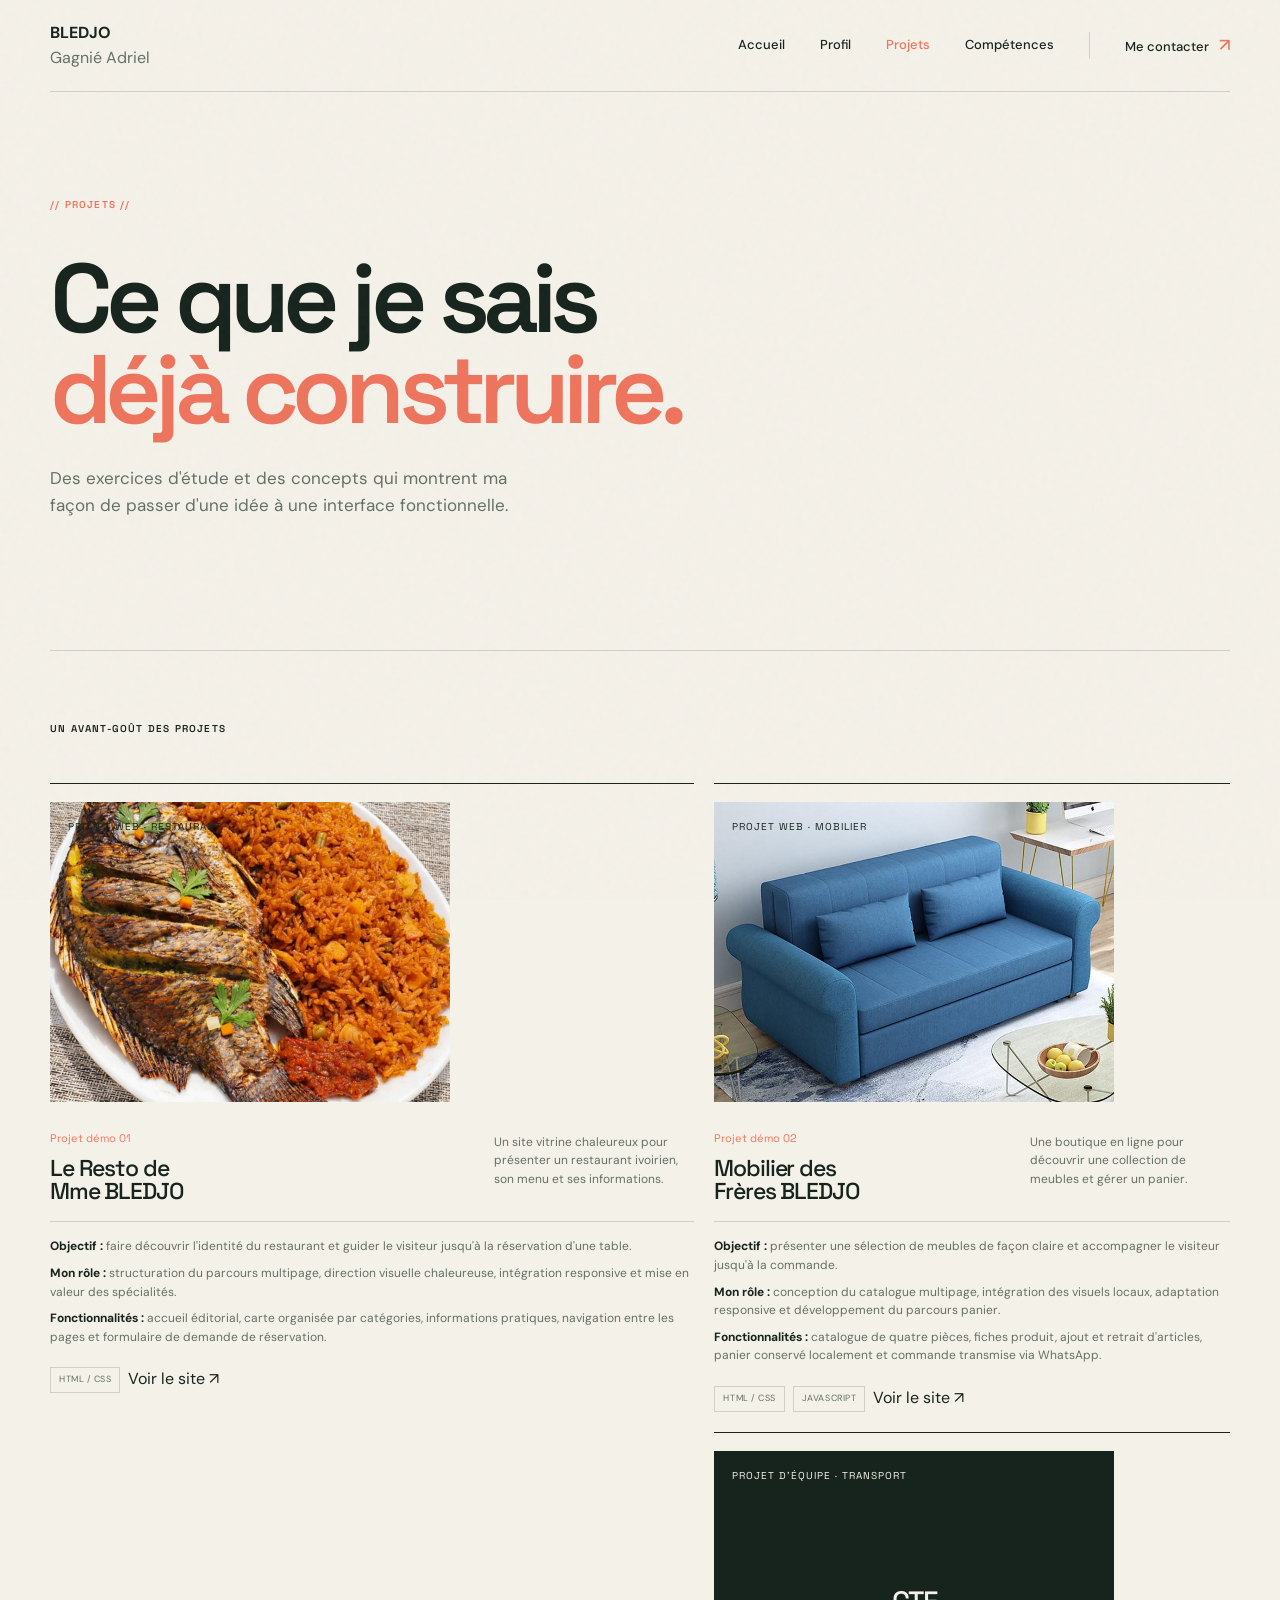
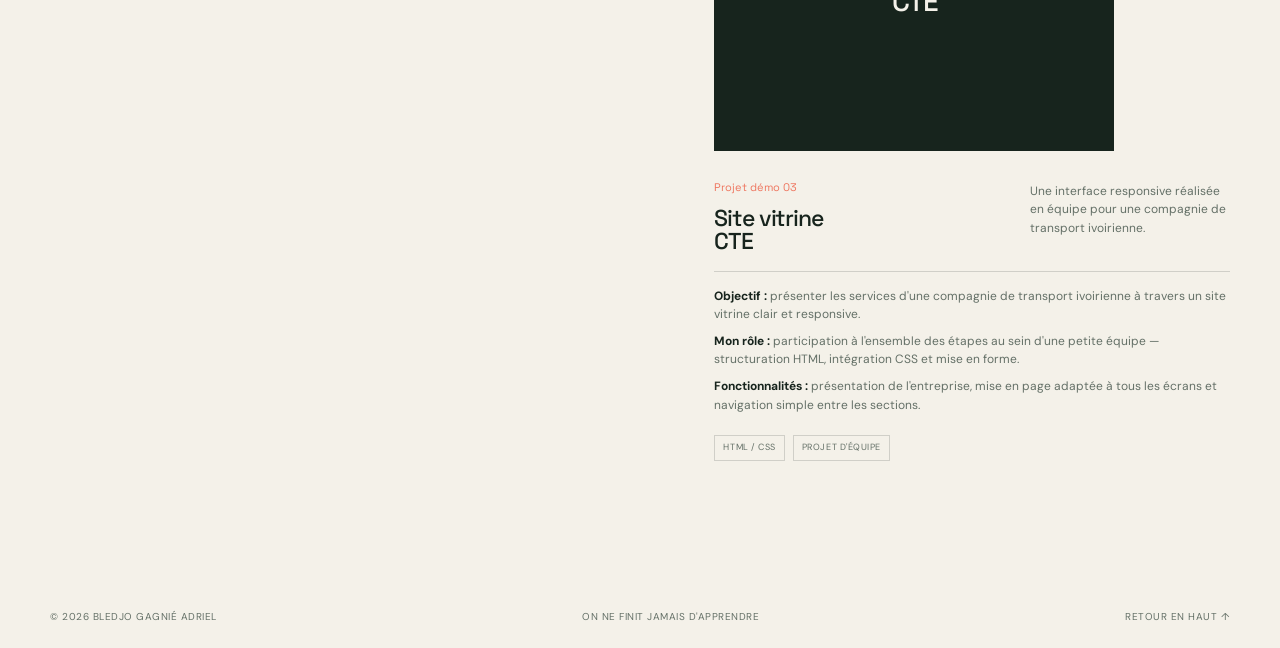
<file: projets.html>
<!doctype html>
<html lang="fr">

<head>
    <meta charset="UTF-8">
    <meta name="viewport" content="width=device-width, initial-scale=1.0">
    <meta name="description" content="Projets réalisés par BLEDJO Gagnié Adriel.">
    <title>Projets — BLEDJO Gagnié Adriel</title>
    <link rel="preconnect" href="https://fonts.googleapis.com">
    <link rel="preconnect" href="https://fonts.gstatic.com" crossorigin>
    <link
        href="https://fonts.googleapis.com/css2?family=DM+Sans:wght@400;500;700&family=Space+Grotesk:wght@400;500;600;700&display=swap"
        rel="stylesheet">
    <link rel="stylesheet" href="styles.css">
</head>

<body>
    <div class="noise" aria-hidden="true"></div>
    <!-- En-tete et navigation principale -->
    <header class="site-header" id="top"><a class="brand" href="index.html" aria-label="Retour à l'accueil"><span
                class="brand-text"><strong>BLEDJO</strong>
                <br>Gagnié Adriel</span></a><input class="menu-check" type="checkbox" id="menu-check"><label
            class="menu-toggle" for="menu-check" aria-label="Ouvrir le menu"><span></span><span></span></label>
        <nav class="nav-links" aria-label="Navigation principale"><a href="index.html">Accueil</a><a
                href="profil.html">Profil</a><a class="is-current" href="projets.html">Projets</a><a
                href="competences.html">Compétences</a><a class="nav-contact" href="contact.html">Me contacter
                <span>↗</span></a></nav>
    </header>
    <main>
        <!-- Introduction de la page projets -->
        <section class="page-hero section-shell">
            <div class="section-kicker">// Projets //</div>
            <h1>Ce que je sais<br><em>déjà construire.</em></h1>
            <p>Des exercices d'étude et des concepts qui montrent ma façon de passer d'une idée à une interface
                fonctionnelle.</p>
        </section>
        <!-- Liste detaillee des projets -->
        <section class="projects project-page section-shell">
            <div class="filter-bar"><span class="mini-label">Un avant-goût des projets</span></div>
            <div class="project-grid">
                <article class="project-card project-card-main" data-category="web">
                    <div class="project-image project-photo"><span class="image-tag">Projet web · Restaurant</span><img
                            src="projets/demo-resto/images-demo-resto/Poisson braisé &amp; riz gras.jpeg"
                            alt="Poisson braisé et riz gras du site Le Resto de Mme BLEDJO"></div>
                    <div class="project-info">
                        <div><span class="project-number">Projet démo 01</span>
                            <h3>Le Resto de<br>Mme BLEDJO</h3>
                        </div>
                        <p>Un site vitrine chaleureux pour présenter un restaurant ivoirien, son menu et ses
                            informations.</p>
                    </div>
                    <div class="project-details">
                        <p><strong>Objectif :</strong> faire découvrir l'identité du restaurant et guider le visiteur
                            jusqu'à la réservation d'une table.</p>
                        <p><strong>Mon rôle :</strong> structuration du parcours multipage, direction visuelle
                            chaleureuse, intégration responsive et mise en valeur des spécialités.</p>
                        <p><strong>Fonctionnalités :</strong> accueil éditorial, carte organisée par catégories,
                            informations pratiques, navigation entre les pages et formulaire de demande de réservation.
                        </p>
                    </div>
                    <div class="project-tags"><span>HTML / CSS</span><a href="projets/demo-resto/index.html"
                            target="_blank" rel="noopener">Voir le site
                            ↗</a></div>
                </article>
                <article class="project-card" data-category="web">
                    <div class="project-image project-photo"><span class="image-tag">Projet web · Mobilier</span><img
                            src="projets/demo-meubles/images-demo-meubles/Fauteuil Abobo.jpg"
                            alt="Fauteuil présenté sur le site Mobilier des Frères BLEDJO"></div>
                    <div class="project-info">
                        <div><span class="project-number">Projet démo 02</span>
                            <h3>Mobilier des<br>Frères BLEDJO</h3>
                        </div>
                        <p>Une boutique en ligne pour découvrir une collection de meubles et gérer un panier.</p>
                    </div>
                    <div class="project-details">
                        <p><strong>Objectif :</strong> présenter une sélection de meubles de façon claire et accompagner
                            le visiteur jusqu'à la commande.</p>
                        <p><strong>Mon rôle :</strong> conception du catalogue multipage, intégration des visuels
                            locaux, adaptation responsive et développement du parcours panier.</p>
                        <p><strong>Fonctionnalités :</strong> catalogue de quatre pièces, fiches produit, ajout et
                            retrait d'articles, panier conservé localement et commande transmise via WhatsApp.</p>
                    </div>
                    <div class="project-tags"><span>HTML / CSS</span><span>JavaScript</span><a
                            href="projets/demo-meubles/index.html" target="_blank" rel="noopener">Voir le site ↗</a>
                    </div>
                </article>
                <article class="project-card" data-category="web">
                    <div class="project-image" style="background:var(--ink);display:flex;align-items:center;justify-content:center;">
                        <span class="image-tag" style="color:var(--paper);">Projet d'équipe · Transport</span>
                        <span style="color:var(--paper);font:500 28px var(--display);letter-spacing:-.05em;">CTE</span>
                    </div>
                    <div class="project-info">
                        <div><span class="project-number">Projet démo 03</span>
                            <h3>Site vitrine<br>CTE</h3>
                        </div>
                        <p>Une interface responsive réalisée en équipe pour une compagnie de transport ivoirienne.</p>
                    </div>
                    <div class="project-details">
                        <p><strong>Objectif :</strong> présenter les services d'une compagnie de transport ivoirienne à
                            travers un site vitrine clair et responsive.</p>
                        <p><strong>Mon rôle :</strong> participation à l'ensemble des étapes au sein d'une petite
                            équipe — structuration HTML, intégration CSS et mise en forme.</p>
                        <p><strong>Fonctionnalités :</strong> présentation de l'entreprise, mise en page adaptée à
                            tous les écrans et navigation simple entre les sections.</p>
                    </div>
                    <div class="project-tags"><span>HTML / CSS</span><span>Projet d'équipe</span></div>
                </article>
            </div>
        </section>
    </main>
    <footer class="site-footer section-shell"><span>© 2026 Bledjo Gagnié Adriel</span><span>On ne finit jamais
            d'apprendre</span><a href="#top">Retour en haut ↑</a></footer>
</body>

</html>
</file>
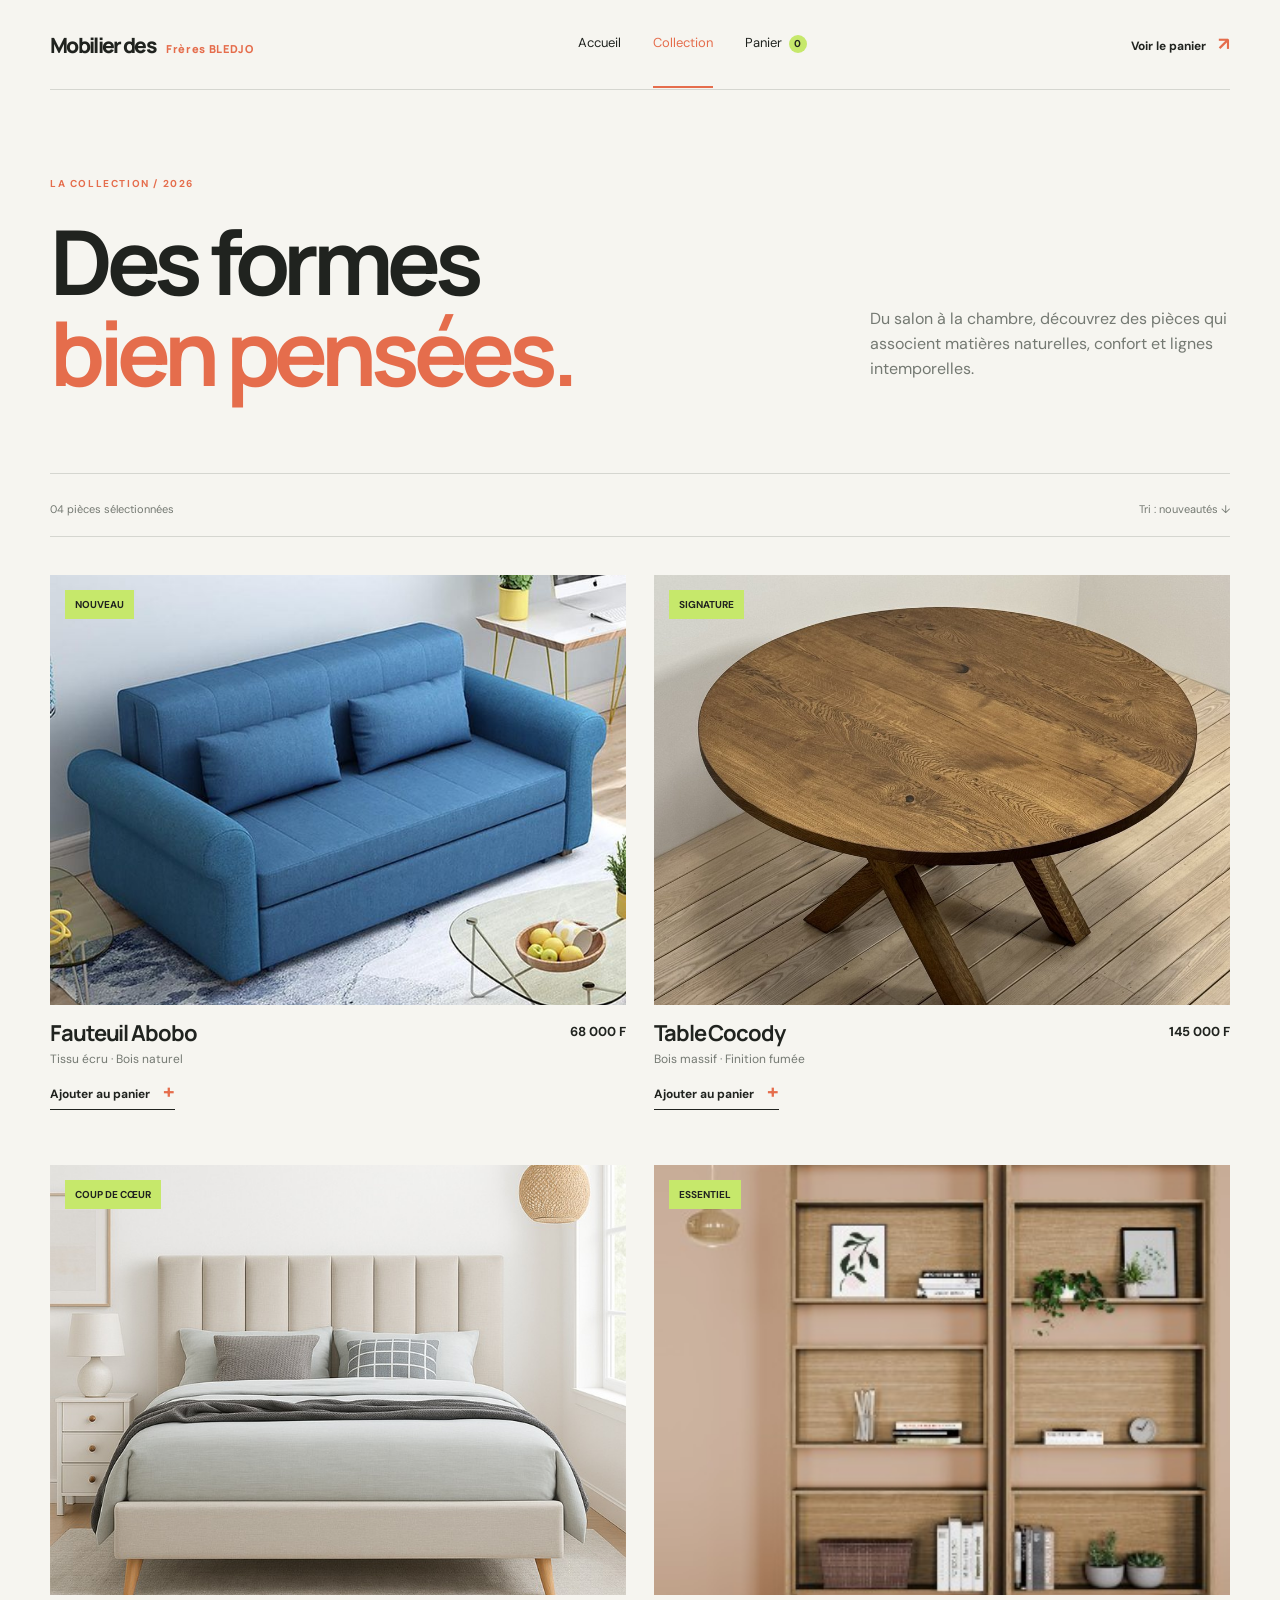
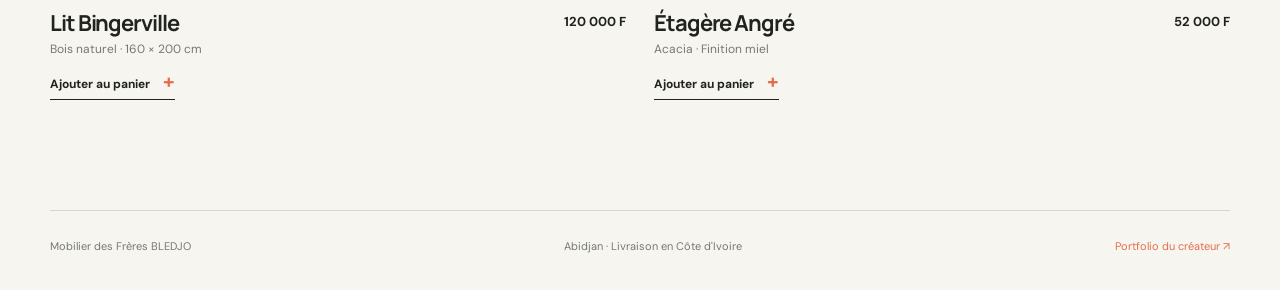
<file: projets/demo-meubles/collection.html>
<!doctype html>
<html lang="fr">

<head>
    <meta charset="UTF-8">
    <meta name="viewport" content="width=device-width, initial-scale=1.0">
    <title>Collection | Mobilier des Frères BLEDJO</title>
    <link rel="preconnect" href="https://fonts.googleapis.com">
    <link rel="preconnect" href="https://fonts.gstatic.com" crossorigin>
    <link
        href="https://fonts.googleapis.com/css2?family=DM+Sans:wght@400;500;700&family=Manrope:wght@400;500;700;800&display=swap"
        rel="stylesheet">
    <link rel="stylesheet" href="style.css">
</head>

<body>
    <!-- En-tete et navigation du catalogue -->
    <header class="site-header"><a class="logo" href="index.html">Mobilier des <span>Frères BLEDJO</span></a>
        <nav aria-label="Navigation principale"><a href="index.html">Accueil</a><a class="active"
                href="collection.html">Collection</a><a href="panier.html">Panier <b class="cart-count">0</b></a></nav>
        <a class="header-link" href="panier.html">Voir le panier <span>↗</span></a>
    </header>
    <main>
        <!-- Introduction du catalogue -->
        <section class="page-intro shell">
            <div><span class="section-label">La collection / 2026</span>
                <h1>Des formes<br><em>bien pensées.</em></h1>
            </div>
            <p>Du salon à la chambre, découvrez des pièces qui associent matières naturelles, confort et lignes
                intemporelles.</p>
        </section>
        <!-- Liste des produits disponibles -->
        <section class="catalog shell">
            <div class="catalog-bar"><span>04 pièces sélectionnées</span><span>Tri : nouveautés ↓</span></div>
            <div class="catalog-grid">
                <article class="product-card">
                    <div class="product-image"><img src="images-demo-meubles/Fauteuil Abobo.jpg"
                            alt="Fauteuil Abobo"><span class="product-badge">Nouveau</span></div>
                    <div class="product-meta">
                        <div>
                            <h3>Fauteuil Abobo</h3>
                            <p>Tissu écru · Bois naturel</p>
                        </div><strong>68 000 F</strong>
                    </div><button class="add-button" data-product="Fauteuil Abobo" data-price="68000">Ajouter au panier
                        <span>+</span></button>
                </article>
                <article class="product-card">
                    <div class="product-image"><img src="images-demo-meubles/Table Cocody.jpg" alt="Table Cocody"><span
                            class="product-badge">Signature</span></div>
                    <div class="product-meta">
                        <div>
                            <h3>Table Cocody</h3>
                            <p>Bois massif · Finition fumée</p>
                        </div><strong>145 000 F</strong>
                    </div><button class="add-button" data-product="Table Cocody" data-price="145000">Ajouter au panier
                        <span>+</span></button>
                </article>
                <article class="product-card">
                    <div class="product-image"><img src="images-demo-meubles/Lit Bingerville.jpg"
                            alt="Lit Bingerville"><span class="product-badge">Coup de cœur</span></div>
                    <div class="product-meta">
                        <div>
                            <h3>Lit Bingerville</h3>
                            <p>Bois naturel · 160 × 200 cm</p>
                        </div><strong>120 000 F</strong>
                    </div><button class="add-button" data-product="Lit Bingerville" data-price="120000">Ajouter au
                        panier
                        <span>+</span></button>
                </article>
                <article class="product-card">
                    <div class="product-image"><img src="images-demo-meubles/Étagère Angré.jpg"
                            alt="Étagère Angré"><span class="product-badge">Essentiel</span></div>
                    <div class="product-meta">
                        <div>
                            <h3>Étagère Angré</h3>
                            <p>Acacia · Finition miel</p>
                        </div><strong>52 000 F</strong>
                    </div><button class="add-button" data-product="Étagère Angré" data-price="52000">Ajouter au panier
                        <span>+</span></button>
                </article>
            </div>
        </section>
    </main>
    <footer class="footer shell"><span>Mobilier des Frères BLEDJO</span><span>Abidjan · Livraison en Côte
            d'Ivoire</span><a href="../../index.html">Portfolio du créateur ↗</a></footer>
    <script src="script.js"></script>
</body>

</html>
</file>
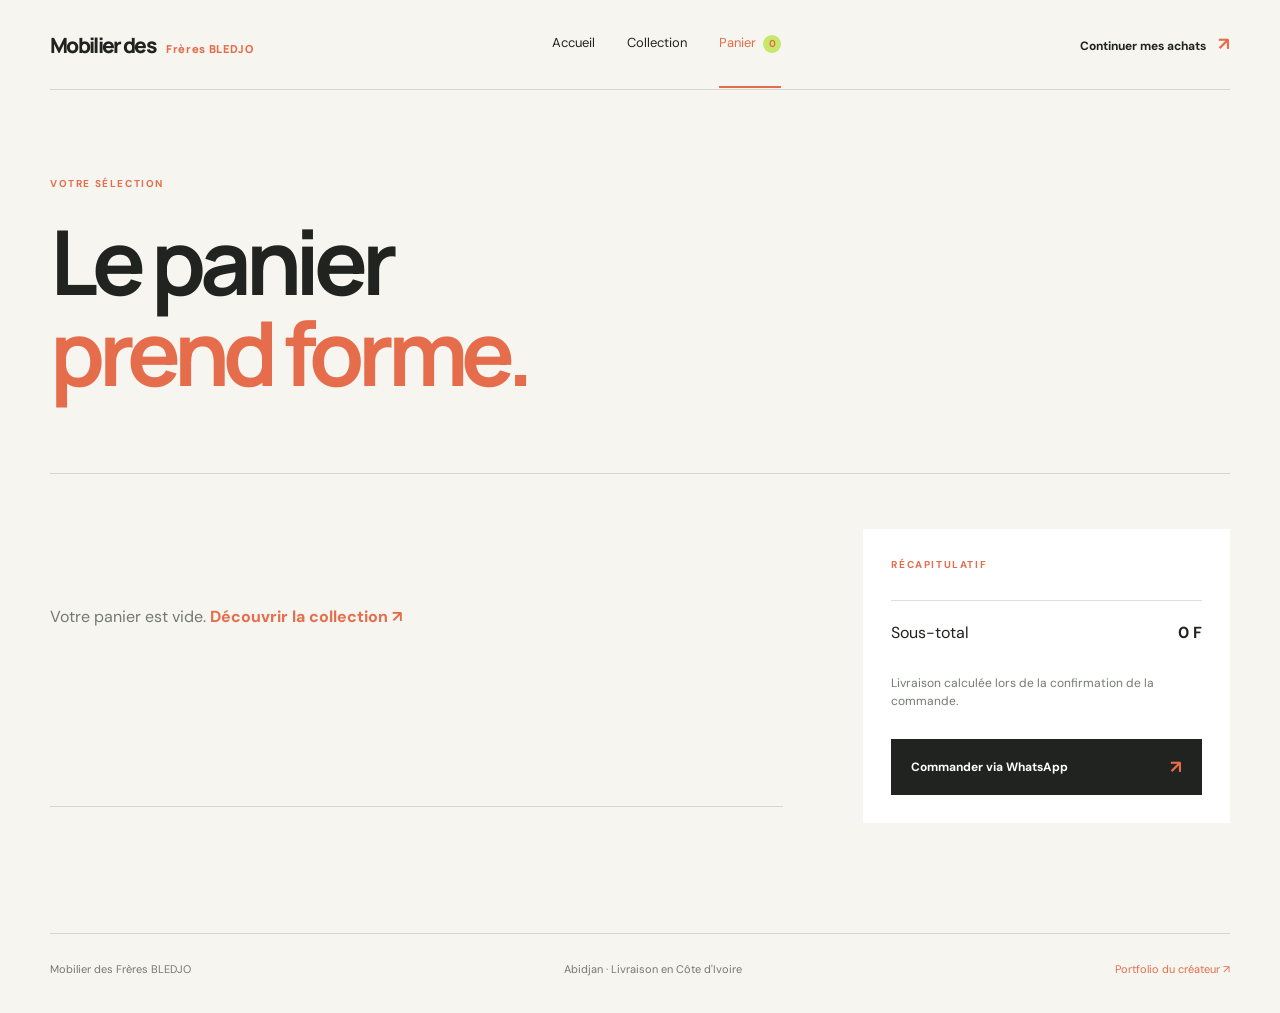
<file: projets/demo-meubles/panier.html>
<!doctype html>
<html lang="fr">

<head>
    <meta charset="UTF-8">
    <meta name="viewport" content="width=device-width, initial-scale=1.0">
    <title>Panier | Mobilier des Frères BLEDJO</title>
    <link rel="preconnect" href="https://fonts.googleapis.com">
    <link rel="preconnect" href="https://fonts.gstatic.com" crossorigin>
    <link
        href="https://fonts.googleapis.com/css2?family=DM+Sans:wght@400;500;700&family=Manrope:wght@400;500;700;800&display=swap"
        rel="stylesheet">
    <link rel="stylesheet" href="style.css">
</head>

<body>
    <!-- En-tete et navigation du panier -->
    <header class="site-header"><a class="logo" href="index.html">Mobilier des <span>Frères BLEDJO</span></a>
        <nav aria-label="Navigation principale"><a href="index.html">Accueil</a><a
                href="collection.html">Collection</a><a class="active" href="panier.html">Panier <b
                    class="cart-count">0</b></a></nav><a class="header-link" href="collection.html">Continuer mes achats
            <span>↗</span></a>
    </header>
    <main>
        <!-- Articles selectionnes et recapitulatif de commande -->
        <section class="cart-page shell">
            <div class="page-intro"><span class="section-label">Votre sélection</span>
                <h1>Le panier<br><em>prend forme.</em></h1>
            </div>
            <div class="cart-layout">
                <div id="cart-items" class="cart-items"></div>
                <aside class="cart-summary"><span class="section-label">Récapitulatif</span>
                    <div class="summary-row"><span>Sous-total</span><strong id="cart-total">0 F</strong></div>
                    <p>Livraison calculée lors de la confirmation de la commande.</p><a class="button button-dark"
                        href="https://wa.me/2250701020304?text=Bonjour%2C%20je%20souhaite%20commander%20les%20articles%20de%20mon%20panier."
                        target="_blank" rel="noopener">Commander via WhatsApp <span>↗</span></a>
                </aside>
            </div>
        </section>
    </main>
    <footer class="footer shell"><span>Mobilier des Frères BLEDJO</span><span>Abidjan · Livraison en Côte
            d'Ivoire</span><a href="../../index.html">Portfolio du créateur ↗</a></footer>
    <script src="script.js"></script>
</body>

</html>
</file>
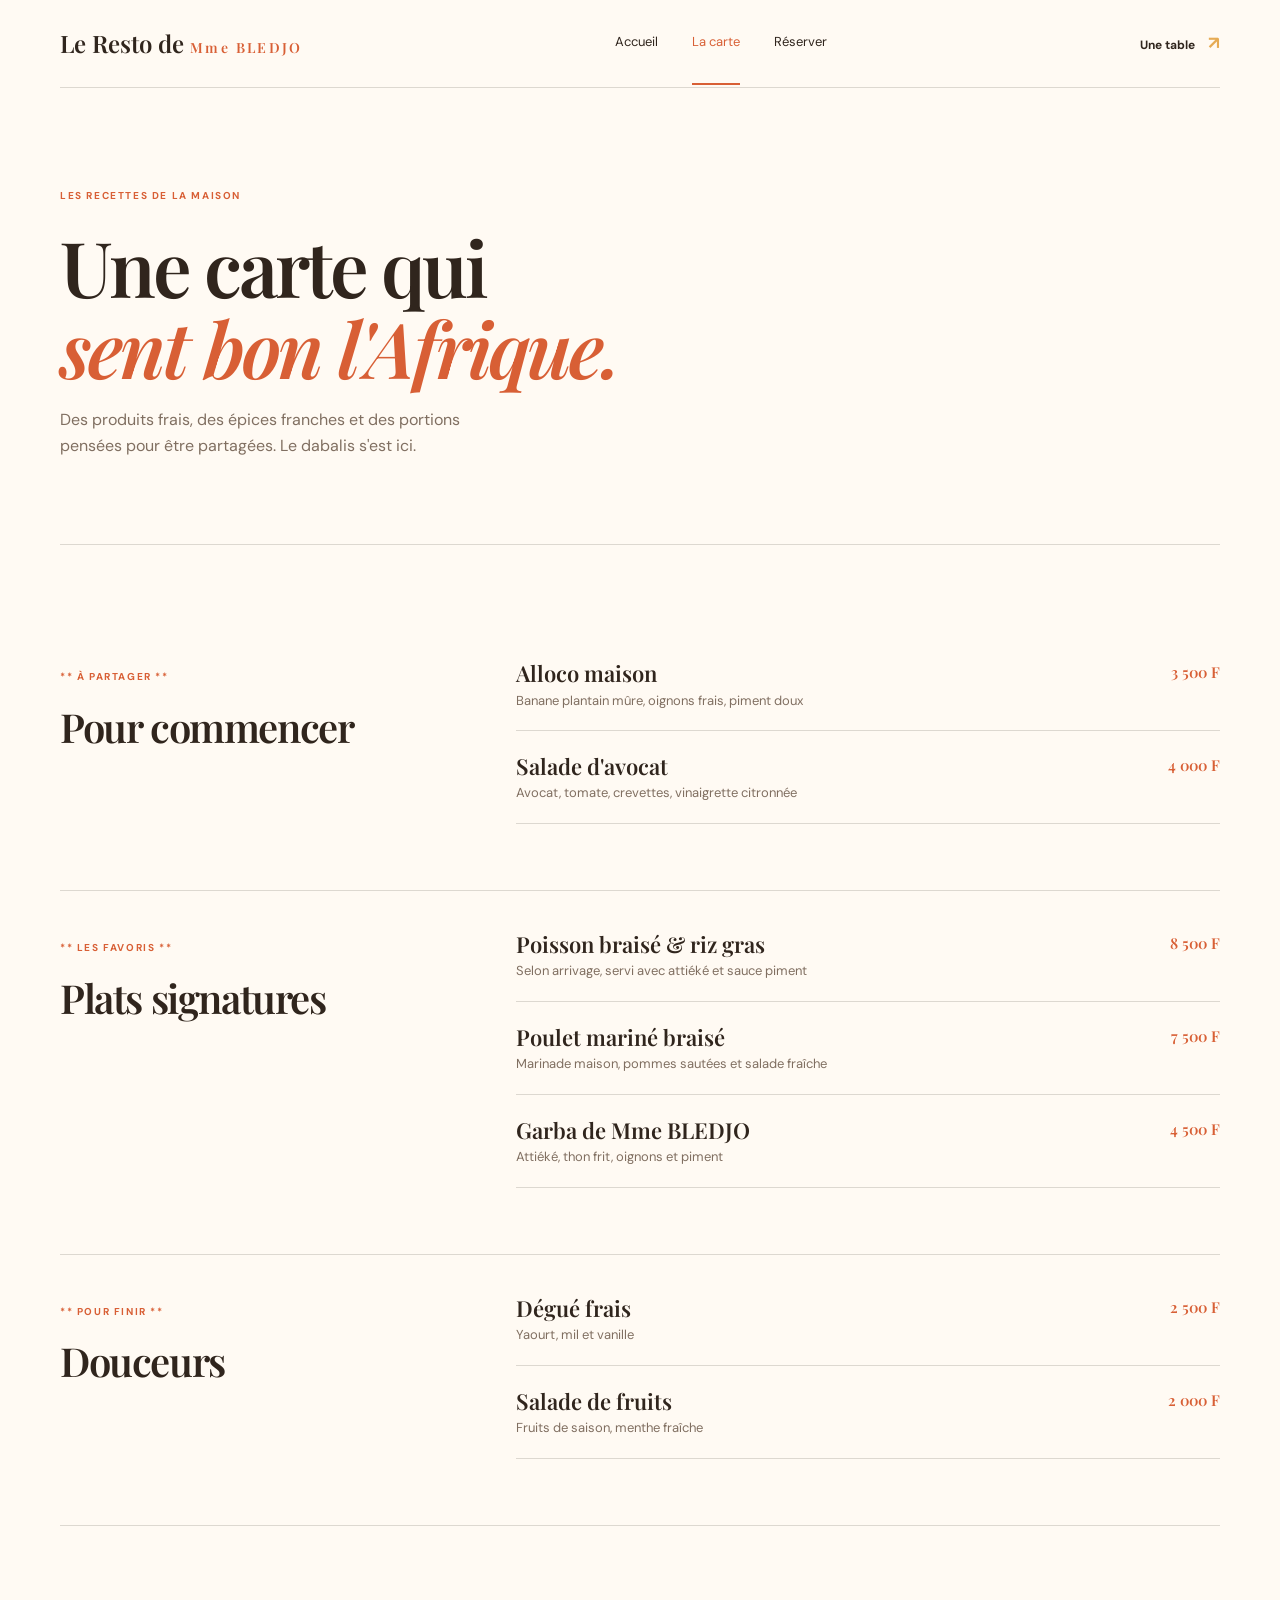
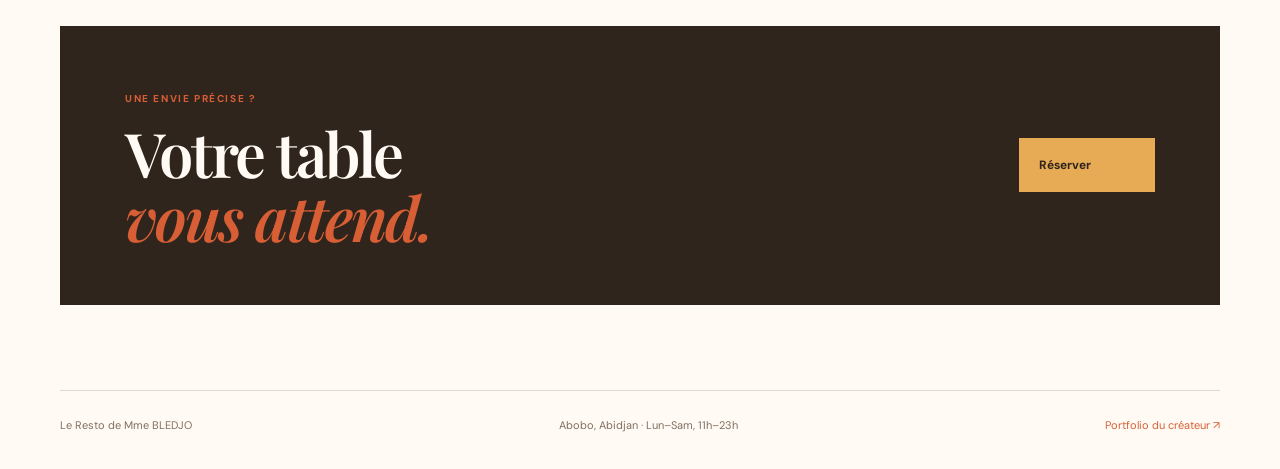
<file: projets/demo-resto/carte.html>
<!doctype html>
<html lang="fr">

<head>
    <meta charset="UTF-8">
    <meta name="viewport" content="width=device-width, initial-scale=1.0">
    <title>La carte | Le Resto de Mme BLEDJO</title>
    <link rel="preconnect" href="https://fonts.googleapis.com">
    <link rel="preconnect" href="https://fonts.gstatic.com" crossorigin>
    <link
        href="https://fonts.googleapis.com/css2?family=DM+Sans:wght@400;500;700&family=Playfair+Display:wght@600;700&display=swap"
        rel="stylesheet">
    <link rel="stylesheet" href="style.css">
</head>

<body>
    <!-- En-tete et navigation de la carte -->
    <header class="site-header">
        <a class="logo" href="index.html">Le Resto de <span>Mme BLEDJO</span></a>
        <nav aria-label="Navigation principale">
            <a href="index.html">Accueil</a>
            <a class="active" href="carte.html">La carte</a>
            <a href="reservation.html">Réserver</a>
        </nav>
        <a class="header-cta" href="reservation.html">Une table <span>↗</span></a>
    </header>
    <main>
        <!-- Introduction de la carte -->
        <section class="page-intro shell">
            <p class="eyebrow">Les recettes de la maison</p>
            <h1>Une carte qui<br><em>sent bon l'Afrique.</em></h1>
            <p>Des produits frais, des épices franches et des portions pensées pour être partagées. Le dabalis s'est
                ici.
            </p>
        </section>
        <!-- Plats classes par categories -->
        <section class="menu shell">
            <div class="menu-group">
                <div><span class="section-label">** À partager **</span>
                    <h2>Pour commencer</h2>
                </div>
                <div class="menu-items">
                    <article>
                        <div>
                            <h3>Alloco maison</h3>
                            <p>Banane plantain mûre, oignons frais, piment doux</p>
                        </div><strong>3 500 F</strong>
                    </article>
                    <article>
                        <div>
                            <h3>Salade d'avocat</h3>
                            <p>Avocat, tomate, crevettes, vinaigrette citronnée</p>
                        </div><strong>4 000 F</strong>
                    </article>
                </div>
            </div>
            <div class="menu-group">
                <div><span class="section-label">** Les favoris **</span>
                    <h2>Plats signatures</h2>
                </div>
                <div class="menu-items">
                    <article>
                        <div>
                            <h3>Poisson braisé &amp; riz gras</h3>
                            <p>Selon arrivage, servi avec attiéké et sauce piment</p>
                        </div><strong>8 500 F</strong>
                    </article>
                    <article>
                        <div>
                            <h3>Poulet mariné braisé</h3>
                            <p>Marinade maison, pommes sautées et salade fraîche</p>
                        </div><strong>7 500 F</strong>
                    </article>
                    <article>
                        <div>
                            <h3>Garba de Mme BLEDJO</h3>
                            <p>Attiéké, thon frit, oignons et piment</p>
                        </div><strong>4 500 F</strong>
                    </article>
                </div>
            </div>
            <div class="menu-group">
                <div><span class="section-label">** Pour finir **</span>
                    <h2>Douceurs</h2>
                </div>
                <div class="menu-items">
                    <article>
                        <div>
                            <h3>Dégué frais</h3>
                            <p>Yaourt, mil et vanille</p>
                        </div><strong>2 500 F</strong>
                    </article>
                    <article>
                        <div>
                            <h3>Salade de fruits</h3>
                            <p>Fruits de saison, menthe fraîche</p>
                        </div><strong>2 000 F</strong>
                    </article>
                </div>
            </div>
        </section>
        <section class="booking shell">
            <div>
                <p class="eyebrow">Une envie précise ?</p>
                <h2>Votre table<br><em>vous attend.</em></h2>
            </div><a class="button button-light" href="reservation.html">Réserver <span>↗</span></a>
        </section>
    </main>
    <footer class="footer shell"><span>Le Resto de Mme BLEDJO</span><span>Abobo, Abidjan · Lun–Sam, 11h–23h</span><a
            href="../../index.html">Portfolio du créateur ↗</a></footer>
</body>

</html>
</file>
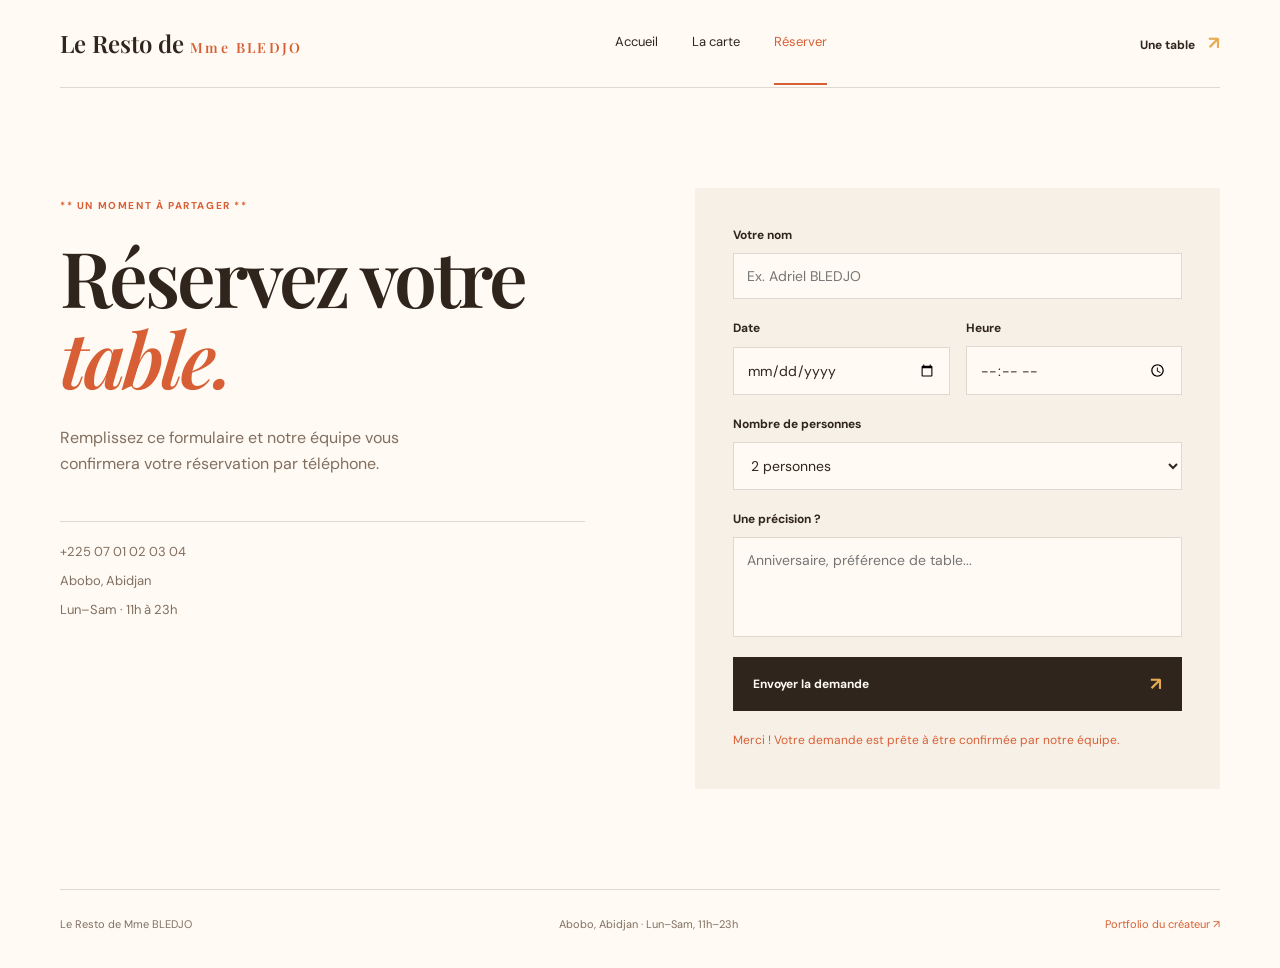
<file: projets/demo-resto/reservation.html>
<!doctype html>
<html lang="fr">

<head>
    <meta charset="UTF-8">
    <meta name="viewport" content="width=device-width, initial-scale=1.0">
    <title>Réserver | Le Resto de Mme BLEDJO</title>
    <link rel="preconnect" href="https://fonts.googleapis.com">
    <link rel="preconnect" href="https://fonts.gstatic.com" crossorigin>
    <link
        href="https://fonts.googleapis.com/css2?family=DM+Sans:wght@400;500;700&family=Playfair+Display:wght@600;700&display=swap"
        rel="stylesheet">
    <link rel="stylesheet" href="style.css">
</head>

<body>
    <!-- En-tete et navigation de la reservation -->
    <header class="site-header">
        <a class="logo" href="index.html">Le Resto de <span>Mme BLEDJO</span></a>
        <nav aria-label="Navigation principale">
            <a href="index.html">Accueil</a>
            <a href="carte.html">La carte</a>
            <a class="active" href="reservation.html">Réserver</a>
        </nav>
        <a class="header-cta" href="reservation.html">Une table <span>↗</span></a>
    </header>
    <main>
        <!-- Coordonnees du restaurant et formulaire de reservation -->
        <section class="reservation shell">
            <div class="reservation-copy">
                <p class="eyebrow">** Un moment à partager **</p>
                <h1>Réservez votre<br><em>table.</em></h1>
                <p>Remplissez ce formulaire et notre équipe vous confirmera votre réservation par téléphone.</p>
                <div class="contact-details"><span>+225 07 01 02 03 04</span><span>Abobo, Abidjan</span><span>Lun–Sam ·
                        11h à 23h</span></div>
            </div>
            <form class="booking-form" action="#confirmation">
                <label>Votre nom<input type="text" name="name" placeholder="Ex. Adriel BLEDJO" required></label>
                <div class="form-row"><label>Date<input type="date" name="date" required></label><label>Heure<input
                            type="time" name="time" required></label></div>
                <label>Nombre de personnes<select name="guests">
                        <option>2 personnes</option>
                        <option>3 personnes</option>
                        <option>4 personnes</option>
                        <option>5 personnes ou plus</option>
                    </select></label>
                <label>Une précision ?<textarea name="message" rows="4" maxlength="250"
                        placeholder="Anniversaire, préférence de table..."></textarea></label>
                <button class="button button-dark" type="submit">Envoyer la demande <span>↗</span></button>
                <p id="confirmation" class="form-note">Merci ! Votre demande est prête à être confirmée par notre
                    équipe.</p>
            </form>
        </section>
    </main>
    <footer class="footer shell"><span>Le Resto de Mme BLEDJO</span><span>Abobo, Abidjan · Lun–Sam, 11h–23h</span><a
            href="../../index.html">Portfolio du créateur ↗</a></footer>
</body>

</html>
</file>
<file: styles.css>
:root {
    /* Couleurs et polices utilisees dans tout le portfolio */
    --ink: #17241d;
    --muted: #647067;
    --paper: #f4f1e9;
    --cream: #e9e4d8;
    --lime: #c8f169;
    --coral: #ee745d;
    --line: rgba(23, 36, 29, .16);
    --display: 'Space Grotesk', sans-serif;
    --body: 'DM Sans', sans-serif;
}

* {
    box-sizing: border-box;
}

html {
    scroll-behavior: smooth;
}

body {
    margin: 0;
    color: var(--ink);
    background: var(--paper);
    font-family: var(--body);
    font-size: 16px;
    line-height: 1.55;
}

a {
    color: inherit;
    text-decoration: none;
}

.noise {
    position: fixed;
    inset: 0;
    pointer-events: none;
    opacity: .035;
    z-index: 20;
    background-image: url("data:image/svg+xml,%3Csvg viewBox='0 0 180 180' xmlns='http://www.w3.org/2000/svg'%3E%3Cfilter id='n'%3E%3CfeTurbulence type='fractalNoise' baseFrequency='.8' numOctaves='4' stitchTiles='stitch'/%3E%3C/filter%3E%3Crect width='100%25' height='100%25' filter='url(%23n)' opacity='.8'/%3E%3C/svg%3E");
}

.section-shell {
    width: min(1180px, calc(100% - 80px));
    margin-inline: auto;
}

.site-header {
    /* Barre de navigation commune a toutes les pages */
    width: min(1180px, calc(100% - 80px));
    height: 92px;
    margin: auto;
    display: flex;
    align-items: center;
    justify-content: space-between;
    border-bottom: 1px solid var(--line);
    position: relative;
    z-index: 10;
}

.brand-text {
    color: var(--muted);
}

.brand-text strong {
    color: var(--ink);
    font-weight: 700;
}

.nav-links {
    display: flex;
    align-items: center;
    gap: 35px;
    font-size: 13px;
    font-weight: 500;
}

.nav-links a {
    transition: color .2s ease;
}

.nav-links a:hover {
    color: var(--coral);
}

.nav-contact {
    border-left: 1px solid var(--line);
    padding-left: 35px;
}

.nav-contact span,
.text-link span,
.arrow-link span,
.email-link span {
    color: var(--coral);
    margin-left: 7px;
    font-size: 18px;
}

.menu-toggle {
    display: none;
    border: 0;
    background: transparent;
    padding: 10px;
    cursor: pointer;
}

.menu-check {
    position: absolute;
    opacity: 0;
    pointer-events: none;
}

.menu-toggle span {
    display: block;
    width: 24px;
    height: 2px;
    margin: 5px;
    background: var(--ink);
}

.hero {
    /* Mise en page de l'accueil sur grand ecran */
    min-height: 670px;
    display: grid;
    grid-template-columns: 1fr .8fr;
    align-items: center;
    position: relative;
    padding-block: 75px 90px;
}

.hero-copy {
    max-width: 650px;
    position: relative;
    z-index: 1;
}

.eyebrow,
.section-kicker,
.mini-label {
    font-family: var(--display);
    text-transform: uppercase;
    letter-spacing: .12em;
    font-size: 10px;
    font-weight: 600;
}

.eyebrow {
    display: flex;
    align-items: center;
    gap: 9px;
    margin: 0 0 28px;
    color: var(--muted);
}

.status-dot {
    width: 8px;
    height: 8px;
    background: var(--lime);
    border-radius: 50%;
    box-shadow: 0 0 0 5px rgba(200, 241, 105, .18);
}

h1,
h2,
h3,
p {
    margin-top: 0;
}

h1,
h2 {
    font-family: var(--display);
    letter-spacing: -.07em;
    line-height: .94;
}

h1 {
    font-size: clamp(56px, 7.6vw, 104px);
    margin-bottom: 32px;
    font-weight: 600;
}

h1 em,
h2 em {
    color: var(--coral);
    font-style: normal;
}

h1 span {
    color: var(--muted);
}

.hero-intro {
    color: var(--muted);
    max-width: 430px;
    font-size: 16px;
    margin-bottom: 34px;
}

.hero-actions {
    display: flex;
    align-items: center;
    gap: 30px;
}

.button {
    display: inline-flex;
    align-items: center;
    justify-content: space-between;
    gap: 25px;
    padding: 15px 19px;
    font-family: var(--display);
    font-weight: 600;
    font-size: 12px;
}

.button span {
    font-size: 19px;
    line-height: .7;
}

.button-primary {
    background: var(--ink);
    color: var(--paper);
}

.button-primary:hover {
    background: var(--coral);
}

.text-link,
.arrow-link {
    font-size: 13px;
    font-weight: 600;
    border-bottom: 1px solid var(--ink);
    padding-bottom: 4px;
}

.text-link:hover,
.arrow-link:hover {
    color: var(--coral);
    border-color: var(--coral);
}

.hero-visual {
    position: relative;
    height: 460px;
    display: grid;
    place-items: center;
}

.profile-photo {
    width: min(360px, 82%);
    height: 430px;
    object-fit: contain;
    object-position: center;
    background: var(--cream);
    border: 12px solid var(--coral);
    box-shadow: 20px 25px 0 var(--ink);
}

.scroll-cue {
    position: absolute;
    bottom: 27px;
    left: 0;
    display: flex;
    align-items: center;
    gap: 12px;
    text-transform: uppercase;
    letter-spacing: .13em;
    font-size: 9px;
    color: var(--muted);
}

.scroll-cue span {
    width: 38px;
    height: 1px;
    background: var(--ink);
}

.intro-band {
    border-top: 1px solid var(--line);
    padding: 105px 0 115px;
}

.section-kicker {
    color: var(--coral);
}

.intro-content {
    display: grid;
    grid-template-columns: 1fr 1fr;
    gap: 9%;
    padding-top: 46px;
}

.intro-content h2,
.section-heading h2,
.skills h2,
.contact h2 {
    font-size: clamp(43px, 5.2vw, 70px);
    font-weight: 500;
    margin: 0;
}

.intro-content h2 span {
    color: var(--muted);
}

.intro-text {
    max-width: 430px;
    color: var(--muted);
}

.intro-text p {
    margin-bottom: 20px;
}

.intro-text strong {
    color: var(--ink);
}

.arrow-link {
    display: inline-block;
    color: var(--ink);
    margin-top: 12px;
}

.projects {
    padding-bottom: 130px;
}

.section-heading {
    display: flex;
    align-items: end;
    justify-content: space-between;
    margin-bottom: 53px;
}

.section-heading p {
    max-width: 260px;
    color: var(--muted);
    font-size: 13px;
    margin: 0 5% 5px 0;
}

.project-grid {
    /* Grille des cartes de projets */
    display: grid;
    grid-template-columns: 1.25fr 1fr;
    gap: 20px;
}

.project-card {
    border-top: 1px solid var(--ink);
    padding-top: 18px;
}

.project-card-main {
    grid-row: span 2;
}

.project-image {
    height: 300px;
    aspect-ratio: 4 / 3;
    position: relative;
    overflow: hidden;
    margin-bottom: 23px;
}

.project-card-main .project-image {
    height: 300px;
}

.image-tag {
    position: absolute;
    left: 18px;
    top: 18px;
    font: 10px var(--display);
    text-transform: uppercase;
    letter-spacing: .1em;
    z-index: 2;
}

.project-info {
    display: flex;
    justify-content: space-between;
    gap: 20px;
}

.project-number {
    font: 11px var(--display);
    color: var(--coral);
}

.project-info h3 {
    margin: 8px 0 0;
    font: 500 23px/1 var(--display);
    letter-spacing: -.05em;
}

.project-info p {
    margin: 8px 0 0;
    color: var(--muted);
    font-size: 12px;
    max-width: 200px;
}

.project-tags {
    display: flex;
    gap: 8px;
    flex-wrap: wrap;
    margin-top: 21px;
}

.project-tags span {
    border: 1px solid var(--line);
    padding: 5px 8px;
    font-size: 9px;
    color: var(--muted);
    text-transform: uppercase;
    letter-spacing: .06em;
}

.skills {
    /* Liste des competences */
    padding: 112px 0 130px;
    border-top: 1px solid var(--line);
}

.skills-layout {
    display: grid;
    grid-template-columns: .8fr 1.2fr;
    gap: 12%;
    padding-top: 48px;
}

.skills h2 em {
    color: var(--coral);
}

.skills-list {
    border-top: 1px solid var(--line);
}

.skill-row {
    display: grid;
    grid-template-columns: 40px 1fr 20px;
    align-items: center;
    gap: 10px;
    padding: 21px 0;
    border-bottom: 1px solid var(--line);
}

.skill-index {
    font: 10px var(--display);
    color: var(--coral);
}

.skill-row h3 {
    margin: 0 0 3px;
    font: 500 17px var(--display);
    letter-spacing: -.03em;
}

.skill-row p {
    margin: 0;
    color: var(--muted);
    font-size: 12px;
}

.skill-arrow {
    color: var(--coral);
    font-size: 20px;
}

.contact {
    /* Bandeau de contact de la page d'accueil */
    background: var(--coral);
    width: min(1260px, calc(100% - 40px));
    padding: 57px 5.5% 35px;
}

.contact .section-kicker {
    color: var(--ink);
}

.contact-top,
.contact-bottom {
    display: flex;
    justify-content: space-between;
}

.contact-note {
    font: 12px/1.4 var(--display);
    text-align: right;
}

.contact-main {
    padding: 85px 0 102px;
}

.contact h2 {
    font-size: clamp(55px, 8vw, 105px);
}

.contact h2 em {
    color: var(--lime);
}

.email-link {
    font: 500 clamp(15px, 2vw, 24px) var(--display);
    border-bottom: 1px solid var(--ink);
    padding-bottom: 7px;
}

.email-link span {
    color: var(--ink);
}

.contact-bottom {
    align-items: end;
    border-top: 1px solid rgba(23, 36, 29, .35);
    padding-top: 24px;
}

.mini-label {
    display: block;
    margin-bottom: 8px;
}

.socials {
    display: flex;
    gap: 20px;
    font-size: 12px;
    font-weight: 600;
}

.socials a:hover {
    text-decoration: underline;
}

.contact-bottom p {
    margin: 0;
    font-size: 12px;
}

.button-light {
    background: var(--ink);
    color: var(--paper);
}

.site-footer {
    display: flex;
    justify-content: space-between;
    font-size: 10px;
    color: var(--muted);
    padding-block: 23px;
    text-transform: uppercase;
    letter-spacing: .05em;
}

.site-footer a:hover {
    color: var(--coral);
}

.is-current {
    color: var(--coral);
}

.page-hero {
    /* En-tete reutilise des pages internes */
    padding: 105px 0 115px;
    border-bottom: 1px solid var(--line);
}

.page-hero h1 {
    max-width: 850px;
    margin: 40px 0 30px;
}

.page-hero p {
    max-width: 480px;
    color: var(--muted);
    font-size: 17px;
}

.profile-story {
    padding: 100px 0 115px;
}

.story-grid {
    display: grid;
    grid-template-columns: .85fr 1.15fr;
    gap: 12%;
    padding-top: 48px;
}

.story-lead {
    display: flex;
    align-items: end;
    gap: 20px;
    color: var(--muted);
    font: 12px/1.2 var(--display);
}

.big-number {
    color: var(--coral);
    font: 150px/.72 var(--display);
    letter-spacing: -.1em;
}

.story-copy {
    max-width: 520px;
    color: var(--muted);
}

.story-copy p {
    margin-bottom: 22px;
}

.story-copy .button {
    margin-top: 13px;
}

.timeline {
    padding-bottom: 125px;
}

.timeline-list {
    border-top: 1px solid var(--line);
    margin-top: 48px;
}

.timeline-item {
    display: grid;
    grid-template-columns: 150px 1fr;
    gap: 25px;
    padding: 25px 0;
    border-bottom: 1px solid var(--line);
}

.timeline-item>span {
    color: var(--coral);
    font: 11px var(--display);
    text-transform: uppercase;
    letter-spacing: .08em;
}

.timeline-item h2 {
    font: 500 25px/1 var(--display);
    letter-spacing: -.05em;
    margin: 0 0 9px;
}

.timeline-item p {
    color: var(--muted);
    margin: 0;
    font-size: 13px;
}

.project-page {
    padding: 70px 0 125px;
}

.filter-bar {
    display: flex;
    align-items: center;
    justify-content: space-between;
    margin-bottom: 38px;
}

.filter-bar>div {
    display: flex;
    gap: 9px;
}

.project-card[hidden] {
    display: none;
}

.contact-page-hero {
    padding-bottom: 90px;
}

.contact-layout {
    /* Coordonnees de la page contact */
    display: grid;
    grid-template-columns: .8fr 1.2fr;
    gap: 13%;
    padding: 92px 0 135px;
}

.contact-details .email-link {
    display: inline-block;
    margin: 20px 0 65px;
}

.phone-link {
    display: block;
    margin-top: -48px;
    margin-bottom: 52px;
    color: var(--muted);
    font: 500 15px var(--display);
}

.phone-link:hover {
    color: var(--coral);
}

.detail-block {
    border-top: 1px solid var(--line);
    padding-top: 15px;
    margin-top: 20px;
}

.detail-block p {
    font-size: 13px;
    margin: 0;
}

.contact-form {
    border-top: 1px solid var(--ink);
    padding-top: 7px;
}

.contact-form label {
    display: block;
    padding: 22px 0 9px;
    border-bottom: 1px solid var(--line);
    font: 11px var(--display);
    text-transform: uppercase;
    letter-spacing: .08em;
}

.contact-form input,
.contact-form textarea {
    display: block;
    width: 100%;
    border: 0;
    outline: 0;
    padding: 11px 0 3px;
    background: transparent;
    color: var(--ink);
    font: 16px var(--body);
    text-transform: none;
    letter-spacing: 0;
}

.contact-form input:focus-visible,
.contact-form textarea:focus-visible {
    box-shadow: 0 2px 0 var(--coral);
}

.contact-form textarea {
    height: 130px;
    max-width: 100%;
    resize: none;
    overflow-y: auto;
}

.contact-form input::placeholder,
.contact-form textarea::placeholder {
    color: #a1a79f;
}

.contact-form .button {
    margin-top: 28px;
    border: 0;
    cursor: pointer;
}

.competence-overview {
    /* Cartes de competences techniques */
    padding: 95px 0 115px;
}

.competence-grid {
    display: grid;
    grid-template-columns: 1.15fr 1fr 1fr;
    gap: 18px;
    margin-top: 48px;
}

.competence-card {
    min-height: 390px;
    padding: 23px;
    background: var(--cream);
    display: flex;
    flex-direction: column;
}

.competence-card-featured {
    background: var(--ink);
    color: var(--paper);
}

.competence-number {
    color: var(--coral);
    font: 11px var(--display);
}

.competence-icon {
    color: var(--coral);
    font: 42px var(--display);
    line-height: 1;
    margin: 55px 0 28px;
}

.competence-card h2 {
    font: 500 30px/.98 var(--display);
    letter-spacing: -.06em;
    margin: 0 0 18px;
}

.competence-card p {
    color: var(--muted);
    font-size: 13px;
    max-width: 260px;
}

.competence-card-featured p {
    color: #aab4aa;
}

.technology-list {
    display: flex;
    gap: 7px;
    flex-wrap: wrap;
    margin-top: auto;
}

.technology-list span {
    border: 1px solid var(--line);
    padding: 5px 8px;
    font: 9px var(--display);
    text-transform: uppercase;
    letter-spacing: .06em;
}

.competence-card-featured .technology-list span {
    border-color: #526157;
}

.soft-skills {
    border-top: 1px solid var(--line);
    padding-top: 105px;
}

.skills-cta {
    display: flex;
    align-items: end;
    justify-content: space-between;
    border-top: 1px solid var(--line);
    padding: 85px 0 125px;
}

.skills-cta h2 {
    margin: 25px 0 0;
    font-size: clamp(38px, 5vw, 64px);
}

@media (max-width: 760px) {
    /* Adaptation des pages aux petits ecrans */

    .section-shell,
    .site-header {
        width: calc(100% - 40px);
    }

    .site-header {
        height: 75px;
    }

    .menu-toggle {
        display: block;
        z-index: 2;
    }

    .nav-links {
        display: none;
        position: absolute;
        top: 74px;
        left: 0;
        right: 0;
        background: var(--paper);
        border-bottom: 1px solid var(--line);
        padding: 22px 0;
        flex-direction: column;
        align-items: flex-start;
        gap: 18px;
    }

    .menu-check:checked~.nav-links {
        display: flex;
    }

    .menu-check:focus-visible + .menu-toggle {
        outline: 3px solid var(--coral);
        outline-offset: 3px;
    }

    .nav-contact {
        border-left: 0;
        padding-left: 0;
    }

    .hero {
        display: block;
        padding-top: 68px;
        min-height: auto;
    }

    .hero-visual {
        height: 390px;
        margin-top: 30px;
    }

    .scroll-cue {
        display: none;
    }

    .hero-actions {
        align-items: flex-start;
        flex-direction: column;
        gap: 22px;
    }

    .intro-band,
    .skills {
        padding-block: 80px;
    }

    .intro-content,
    .skills-layout {
        display: block;
        padding-top: 32px;
    }

    .intro-content h2 {
        margin-bottom: 30px;
    }

    .section-heading {
        display: block;
        margin-bottom: 35px;
    }

    .section-heading p {
        margin-top: 22px;
    }

    .projects {
        padding-bottom: 80px;
    }

    .project-grid {
        display: block;
    }

    .project-card {
        margin-bottom: 45px;
    }

    .project-card-main .project-image,
    .project-image {
        height: 240px;
        width: 100%;
        aspect-ratio: 4 / 3;
    }

    .project-info {
        display: block;
    }

    .project-info p {
        margin-top: 18px;
    }

    .skills-list {
        margin-top: 42px;
    }

    .skill-row {
        grid-template-columns: 29px 1fr 20px;
    }

    .skill-row p {
        line-height: 1.4;
    }

    .contact {
        width: calc(100% - 20px);
        padding: 38px 25px 28px;
    }

    .contact-main {
        padding: 65px 0 75px;
    }

    .contact h2 {
        font-size: clamp(36px, 12vw, 70px);
    }

    .contact-top,
    .contact-bottom {
        display: block;
    }

    .contact-note {
        text-align: left;
        margin-top: 20px;
    }

    .contact-bottom>div {
        margin-bottom: 23px;
    }

    .contact-bottom .button {
        margin-top: 5px;
    }

    .site-footer {
        width: calc(100% - 40px);
        flex-wrap: wrap;
        gap: 12px;
    }

    .site-footer a {
        width: 100%;
    }

    .page-hero {
        padding-block: 70px 75px;
    }

    .page-hero h1 {
        font-size: clamp(42px, 14vw, 70px);
    }

    .story-grid {
        display: block;
        padding-top: 32px;
    }

    .contact-layout {
        display: block;
        padding-block: 65px 85px;
    }

    .contact-details {
        margin-bottom: 65px;
    }

    .page-hero h1 {
        margin-top: 28px;
    }

    .competence-overview {
        padding-block: 75px 80px;
    }

    .competence-grid {
        display: block;
        margin-top: 32px;
    }

    .competence-card {
        min-height: 325px;
        margin-bottom: 14px;
    }

    .competence-icon {
        margin-top: 35px;
    }

    .skills-cta {
        display: block;
        padding-block: 70px 85px;
    }

    .skills-cta .button {
        margin-top: 32px;
    }

    .filter-bar {
        display: block;
    }

    .filter-bar>div {
        flex-wrap: wrap;
        margin-top: 17px;
    }

    .timeline-item {
        grid-template-columns: 1fr;
        gap: 10px;
    }
}

@media (prefers-reduced-motion: reduce) {
    html {
        scroll-behavior: auto;
    }

    *,
    *::before,
    *::after {
        transition-duration: 0.01ms !important;
        animation-duration: 0.01ms !important;
        animation-iteration-count: 1 !important;
    }
}

.project-photo {
    background: var(--cream);
}

.project-photo img {
    width: 100%;
    height: 100%;
    object-fit: cover;
    display: block;
}

.contact-form .button:focus-visible,
.button:focus-visible,
.nav-links a:focus-visible,
.socials a:focus-visible {
    outline: 3px solid var(--coral);
    outline-offset: 4px;
}

.project-details {
    margin-top: 18px;
    padding-top: 15px;
    border-top: 1px solid var(--line);
    color: var(--muted);
    font-size: 12px;
}

.project-details p {
    margin: 0 0 8px;
    max-width: none;
}

.project-details p:last-child {
    margin-bottom: 0;
}

.project-details strong {
    color: var(--ink);
}
</file>
<file: projets/demo-meubles/style.css>
/* Variables visuelles de la boutique */
:root {
    --ink: #20231f;
    --paper: #f6f5f0;
    --white: #fff;
    --lime: #c6e86b;
    --orange: #e56d4c;
    --muted: #747972;
    --line: rgba(32, 35, 31, .15);
    --display: 'Manrope', sans-serif;
    --body: 'DM Sans', sans-serif
}

* {
    box-sizing: border-box
}

body {
    margin: 0;
    background: var(--paper);
    color: var(--ink);
    font-family: var(--body);
    line-height: 1.55
}

a {
    color: inherit;
    text-decoration: none
}

.shell {
    width: min(1180px, calc(100% - 80px));
    margin-inline: auto
}

/* En-tete, logo et navigation */
.site-header {
    width: min(1180px, calc(100% - 80px));
    height: 90px;
    margin: auto;
    display: flex;
    align-items: center;
    justify-content: space-between;
    border-bottom: 1px solid var(--line)
}

.logo {
    font: 800 21px var(--display);
    letter-spacing: -.08em
}

.logo span {
    color: var(--orange);
    font-size: 11px;
    letter-spacing: .06em;
    margin-left: 9px
}

.site-header nav {
    display: flex;
    align-items: center;
    gap: 32px;
    font-size: 13px
}

.site-header nav a {
    padding: 32px 0;
    border-bottom: 2px solid transparent
}

.site-header nav .active {
    border-color: var(--orange);
    color: var(--orange)
}

.cart-count {
    display: inline-grid;
    place-items: center;
    width: 18px;
    height: 18px;
    border-radius: 50%;
    background: var(--lime);
    font-size: 10px;
    margin-left: 4px
}

.header-link {
    font-size: 12px;
    font-weight: 700
}

.header-link span,
.button span {
    color: var(--orange);
    font-size: 18px;
    margin-left: 9px
}

/* Sections principales de la page d'accueil */
.hero {
    width: min(1240px, calc(100% - 40px));
    margin: auto;
    padding: 75px 20px 120px;
    display: grid;
    grid-template-columns: .85fr 1.15fr;
    gap: 85px;
    align-items: center
}

.hero-copy {
    max-width: 480px
}

.eyebrow,
.section-label {
    color: var(--orange);
    text-transform: uppercase;
    letter-spacing: .16em;
    font-size: 10px;
    font-weight: 700
}

.hero h1,
h1,
h2,
h3 {
    font-family: var(--display);
    line-height: 1.02;
    letter-spacing: -.07em
}

.hero h1 {
    font-size: clamp(58px, 7vw, 98px);
    margin: 22px 0 27px
}

.h1 {
    font-size: 80px
}

.hero h1 em,
h1 em,
h2 em {
    font-style: normal;
    color: var(--orange)
}

.hero-copy>p:not(.eyebrow) {
    color: var(--muted);
    max-width: 420px;
    font-size: 16px
}

.button {
    display: inline-flex;
    align-items: center;
    justify-content: space-between;
    gap: 20px;
    padding: 16px 20px;
    font: 700 12px var(--body);
    border: 0;
    cursor: pointer
}

.button-dark {
    background: var(--ink);
    color: var(--white)
}

.button-dark:hover {
    background: var(--orange)
}

.hero .button {
    margin-top: 28px
}

.hero-image {
    position: relative
}

.hero-image img {
    width: 100%;
    height: 580px;
    display: block;
    object-fit: cover
}

.hero-caption {
    position: absolute;
    bottom: -28px;
    left: -28px;
    background: var(--lime);
    padding: 20px 24px;
    display: grid;
    gap: 12px
}

.hero-caption span {
    font-size: 10px;
    text-transform: uppercase;
    letter-spacing: .1em
}

.hero-caption strong {
    font: 700 20px var(--display);
    line-height: 1
}

.manifesto {
    display: grid;
    grid-template-columns: 1fr 1.5fr;
    gap: 80px;
    border-top: 1px solid var(--line);
    padding-block: 110px
}

.manifesto h2,
.featured h2 {
    font-size: clamp(44px, 5vw, 72px);
    margin: 17px 0 25px
}

.manifesto p {
    color: var(--muted);
    max-width: 510px;
    margin-bottom: 28px
}

.under-link {
    font-size: 13px;
    font-weight: 700;
    border-bottom: 1px solid var(--ink);
    padding-bottom: 5px
}

.featured {
    padding-bottom: 115px
}

.section-heading {
    display: flex;
    justify-content: space-between;
    align-items: end;
    margin-bottom: 38px
}

.section-heading h2 {
    margin-bottom: 0
}

/* Grilles de produits et cartes du catalogue */
.product-grid,
.catalog-grid {
    display: grid;
    grid-template-columns: repeat(2, 1fr);
    gap: 55px 28px
}

.product-image {
    position: relative;
    background: #e5e4dd
}

.product-image img {
    width: 100%;
    height: 430px;
    object-fit: cover;
    display: block
}

.product-badge {
    position: absolute;
    top: 15px;
    left: 15px;
    background: var(--lime);
    padding: 7px 10px;
    font-size: 10px;
    font-weight: 700;
    text-transform: uppercase
}

.product-meta {
    display: flex;
    justify-content: space-between;
    gap: 20px;
    padding-top: 17px
}

.product-meta h3 {
    font-size: 22px;
    margin: 0 0 6px;
    letter-spacing: -.05em
}

.product-meta p {
    font-size: 12px;
    color: var(--muted);
    margin: 0
}

.product-meta strong {
    font-size: 13px;
    white-space: nowrap
}

.add-button {
    border: 0;
    background: transparent;
    border-bottom: 1px solid var(--ink);
    padding: 9px 0 5px;
    font: 700 12px var(--body);
    cursor: pointer;
    color: var(--ink)
}

.add-button span {
    color: var(--orange);
    font-size: 20px;
    margin-left: 10px
}

.quote {
    border-top: 1px solid var(--line);
    padding: 80px 0 105px
}

.quote p {
    font: 500 clamp(27px, 4vw, 51px) var(--display);
    letter-spacing: -.06em;
    max-width: 780px;
    margin: 0 0 18px
}

.quote span {
    color: var(--muted);
    font-size: 12px
}

/* Pied de page et pages secondaires */
.footer {
    border-top: 1px solid var(--line);
    display: flex;
    justify-content: space-between;
    gap: 20px;
    padding-block: 27px 35px;
    font-size: 11px;
    color: var(--muted)
}

.footer a {
    color: var(--orange)
}

.page-intro {
    padding-block: 80px 75px;
    display: flex;
    justify-content: space-between;
    align-items: end;
    border-bottom: 1px solid var(--line)
}

.page-intro h1 {
    font-size: clamp(58px, 7vw, 92px);
    margin: 20px 0 0
}

.page-intro>p {
    max-width: 360px;
    color: var(--muted)
}

.catalog {
    padding-block: 27px 110px
}

.catalog-bar {
    display: flex;
    justify-content: space-between;
    color: var(--muted);
    font-size: 11px;
    border-bottom: 1px solid var(--line);
    padding-bottom: 18px;
    margin-bottom: 38px
}

.cart-page .page-intro {
    display: block
}

.cart-layout {
    display: grid;
    grid-template-columns: 1.4fr .7fr;
    gap: 80px;
    padding-block: 55px 110px
}

.cart-items {
    display: grid;
    gap: 15px
}

.empty-cart {
    padding: 60px 0;
    border-bottom: 1px solid var(--line);
    color: var(--muted)
}

.empty-cart a {
    color: var(--orange);
    font-weight: 700
}

.cart-line {
    display: flex;
    justify-content: space-between;
    align-items: center;
    gap: 20px;
    border-bottom: 1px solid var(--line);
    padding: 18px 0
}

.cart-line h3 {
    font-size: 20px;
    margin: 0
}

.cart-line p {
    font-size: 12px;
    color: var(--muted);
    margin: 4px 0 0
}

.remove-item {
    border: 0;
    background: none;
    color: var(--orange);
    font: 12px var(--body);
    cursor: pointer
}

.cart-summary {
    background: var(--white);
    padding: 28px;
    align-self: start;
    display: grid;
    gap: 28px
}

.summary-row {
    display: flex;
    justify-content: space-between;
    border-top: 1px solid var(--line);
    padding-top: 20px
}

.cart-summary p {
    font-size: 12px;
    color: var(--muted);
    margin: 0
}

.cart-summary .button {
    width: 100%
}

/* Adaptation aux petits ecrans */
@media(max-width:760px) {

    .shell,
    .site-header {
        width: calc(100% - 40px)
    }

    .site-header {
        height: auto;
        padding: 22px 0;
        flex-wrap: wrap;
        gap: 15px
    }

    .site-header nav {
        order: 3;
        width: 100%;
        justify-content: space-between;
        gap: 10px
    }

    .site-header nav a {
        padding: 5px 0
    }

    .header-link {
        display: none
    }

    .hero {
        grid-template-columns: 1fr;
        gap: 45px;
        padding: 60px 0 90px;
        width: calc(100% - 40px)
    }

    .hero-image img {
        height: 390px
    }

    .hero-caption {
        left: -10px
    }

    .manifesto {
        grid-template-columns: 1fr;
        gap: 25px;
        padding-block: 70px
    }

    .product-grid,
    .catalog-grid {
        grid-template-columns: 1fr;
        gap: 45px
    }

    .product-image img {
        height: 360px
    }

    .section-heading,
    .page-intro {
        display: block
    }

    .section-heading .under-link {
        display: inline-block;
        margin-top: 22px
    }

    .page-intro {
        padding-block: 60px
    }

    .page-intro>p {
        margin-top: 28px
    }

    .cart-layout {
        grid-template-columns: 1fr;
        gap: 45px;
        padding-top: 35px
    }

    .footer {
        display: grid;
        gap: 8px
    }
}
</file>
<file: projets/demo-resto/style.css>
/* Variables visuelles du restaurant */
:root {
    --ink: #30251d;
    --cream: #f7f0e6;
    --paper: #fffaf3;
    --orange: #d85f35;
    --gold: #e6ab54;
    --muted: #806f61;
    --line: rgba(48, 37, 29, .16);
    --display: 'Playfair Display', serif;
    --body: 'DM Sans', sans-serif
}

* {
    box-sizing: border-box
}

html {
    scroll-behavior: smooth
}

body {
    margin: 0;
    background: var(--paper);
    color: var(--ink);
    font-family: var(--body);
    line-height: 1.6
}

a {
    color: inherit;
    text-decoration: none
}

.shell {
    width: min(1160px, calc(100% - 80px));
    margin-inline: auto
}

/* En-tete, logo et navigation */
.site-header {
    width: min(1160px, calc(100% - 80px));
    height: 88px;
    margin: auto;
    display: flex;
    align-items: center;
    justify-content: space-between;
    border-bottom: 1px solid var(--line)
}

.logo {
    font-family: var(--display);
    font-size: 24px;
    font-weight: 600;
    line-height: .8
}

.logo span {
    color: var(--orange);
    font-size: 14px;
    letter-spacing: .17em
}

.site-header nav {
    display: flex;
    gap: 34px;
    font-size: 13px
}

.site-header nav a {
    padding: 30px 0;
    border-bottom: 2px solid transparent
}

.site-header nav .active {
    border-color: var(--orange);
    color: var(--orange)
}

.header-cta {
    font-size: 12px;
    font-weight: 700
}

.header-cta span,
.button span {
    color: var(--gold);
    font-size: 18px;
    margin-left: 10px
}

/* Hero et elements d'appel a l'action */
.hero {
    width: min(1240px, calc(100% - 40px));
    margin: auto;
    display: grid;
    grid-template-columns: 1fr 1fr;
    gap: 60px;
    align-items: center;
    padding: 85px 20px 105px
}

.hero-copy {
    max-width: 570px
}

.eyebrow,
.section-label {
    font-size: 10px;
    font-weight: 700;
    text-transform: uppercase;
    letter-spacing: .16em;
    color: var(--orange)
}

h1,
h2,
h3 {
    font-family: var(--display);
    font-weight: 600;
    line-height: 1.05
}

h1 {
    font-size: clamp(50px, 6vw, 82px);
    margin: 22px 0 28px;
    letter-spacing: -.04em
}

h2 {
    font-size: clamp(38px, 4.8vw, 65px);
    margin: 18px 0 24px;
    letter-spacing: -.035em
}

h1 em,
h2 em {
    color: var(--orange);
    font-style: italic
}

.hero-copy>p:not(.eyebrow) {
    max-width: 450px;
    color: var(--muted);
    font-size: 17px
}

.actions {
    display: flex;
    align-items: center;
    gap: 28px;
    margin-top: 35px
}

.button {
    display: inline-flex;
    align-items: center;
    justify-content: space-between;
    gap: 22px;
    padding: 15px 20px;
    border: 0;
    font: 700 12px var(--body);
    cursor: pointer
}

.button-dark {
    background: var(--ink);
    color: var(--paper)
}

.button-dark:hover {
    background: var(--orange)
}

.button-light {
    background: var(--gold);
    color: var(--ink)
}

.under-link {
    font-size: 13px;
    font-weight: 700;
    border-bottom: 1px solid var(--ink);
    padding-bottom: 5px
}

.hero-image {
    position: relative
}

.hero-image img {
    display: block;
    width: 100%;
    height: 540px;
    object-fit: cover
}

.image-note {
    position: absolute;
    right: -20px;
    bottom: 30px;
    background: var(--gold);
    padding: 16px 20px;
    font: 600 14px var(--display);
    line-height: 1.25
}

/* Presentation de la maison et plats signatures */
.welcome {
    display: grid;
    grid-template-columns: 1fr 1.5fr;
    gap: 70px;
    border-top: 1px solid var(--line);
    padding-block: 105px
}

.welcome p {
    max-width: 540px;
    color: var(--muted);
    margin-bottom: 28px
}

.signature {
    padding-bottom: 110px
}

.signature>.section-label {
    display: block;
    border-bottom: 1px solid var(--line);
    padding-bottom: 20px
}

.dish-grid {
    display: grid;
    grid-template-columns: repeat(3, 1fr);
    gap: 26px;
    margin-top: 40px
}

.dish-grid article {
    position: relative
}

.dish-grid img {
    width: 100%;
    height: 290px;
    object-fit: cover;
    display: block;
    margin-bottom: 20px
}

.dish-grid article>span {
    color: var(--orange);
    font-size: 11px
}

.dish-grid h3 {
    font-size: 27px;
    margin: 9px 0
}

.dish-grid p {
    color: var(--muted);
    font-size: 13px
}

/* Bloc de reservation */
.booking {
    background: var(--ink);
    color: var(--paper);
    display: flex;
    align-items: center;
    justify-content: space-between;
    padding: 55px 65px;
    margin-bottom: 85px
}

.booking h2 {
    margin: 14px 0 0
}

.footer {
    border-top: 1px solid var(--line);
    display: flex;
    justify-content: space-between;
    gap: 20px;
    padding-block: 26px 35px;
    font-size: 11px;
    color: var(--muted)
}

.footer a {
    color: var(--orange)
}

.page-intro {
    padding: 90px 0 70px;
    border-bottom: 1px solid var(--line)
}

.page-intro h1 {
    margin-bottom: 20px
}

.page-intro>p:last-child {
    color: var(--muted);
    max-width: 440px
}

/* Carte des plats et formulaire */
.menu {
    padding-block: 75px 100px
}

.menu-group {
    display: grid;
    grid-template-columns: .8fr 1.5fr;
    gap: 80px;
    padding-block: 42px;
    border-bottom: 1px solid var(--line)
}

.menu-group h2 {
    font-size: 40px
}

.menu-items article {
    display: flex;
    justify-content: space-between;
    gap: 30px;
    border-bottom: 1px solid var(--line);
    padding: 0 0 19px;
    margin-bottom: 24px
}

.menu-items h3 {
    font-size: 22px;
    margin: 0 0 5px
}

.menu-items p {
    color: var(--muted);
    font-size: 13px;
    margin: 0
}

.menu-items strong {
    white-space: nowrap;
    color: var(--orange);
    font: 600 15px var(--display)
}

.reservation {
    display: grid;
    grid-template-columns: 1fr 1fr;
    gap: 110px;
    padding: 100px 0
}

.reservation-copy>p:not(.eyebrow) {
    color: var(--muted);
    max-width: 410px
}

.contact-details {
    display: grid;
    gap: 8px;
    border-top: 1px solid var(--line);
    margin-top: 45px;
    padding-top: 20px;
    color: var(--muted);
    font-size: 13px
}

.booking-form {
    display: grid;
    gap: 20px;
    background: var(--cream);
    padding: 38px
}

.booking-form label {
    display: grid;
    gap: 8px;
    font-size: 12px;
    font-weight: 700
}

.booking-form input,
.booking-form select,
.booking-form textarea {
    width: 100%;
    border: 1px solid var(--line);
    padding: 13px;
    background: var(--paper);
    font: 14px var(--body);
    color: var(--ink)
}

.booking-form textarea {
    max-width: 100%;
    resize: none;
}

.form-row {
    display: grid;
    grid-template-columns: 1fr 1fr;
    gap: 16px
}

.form-note {
    color: var(--orange);
    font-size: 12px;
    margin: 0
}

/* Adaptation aux petits ecrans */
@media(max-width:760px) {

    .shell,
    .site-header {
        width: calc(100% - 40px)
    }

    .site-header {
        height: auto;
        padding: 22px 0;
        flex-wrap: wrap;
        gap: 14px
    }

    .site-header nav {
        order: 3;
        width: 100%;
        justify-content: space-between;
        gap: 10px
    }

    .site-header nav a {
        padding: 5px 0
    }

    .header-cta {
        display: none
    }

    .hero,
    .reservation {
        grid-template-columns: 1fr;
        gap: 45px;
        padding-block: 60px 75px
    }

    .hero {
        width: calc(100% - 40px);
        padding-inline: 0
    }

    .hero-image img {
        height: 390px
    }

    .image-note {
        right: -10px
    }

    .welcome,
    .menu-group {
        grid-template-columns: 1fr;
        gap: 25px;
        padding-block: 65px
    }

    .dish-grid {
        grid-template-columns: 1fr;
        gap: 45px
    }

    .dish-grid img {
        height: 330px
    }

    .booking {
        margin-inline: 20px;
        padding: 38px 25px;
        display: grid;
        gap: 30px
    }

    .footer {
        display: grid;
        gap: 8px
    }

    .page-intro {
        padding-top: 65px
    }

    .reservation {
        padding-top: 65px
    }

    .booking-form {
        padding: 25px
    }
}
</file>
